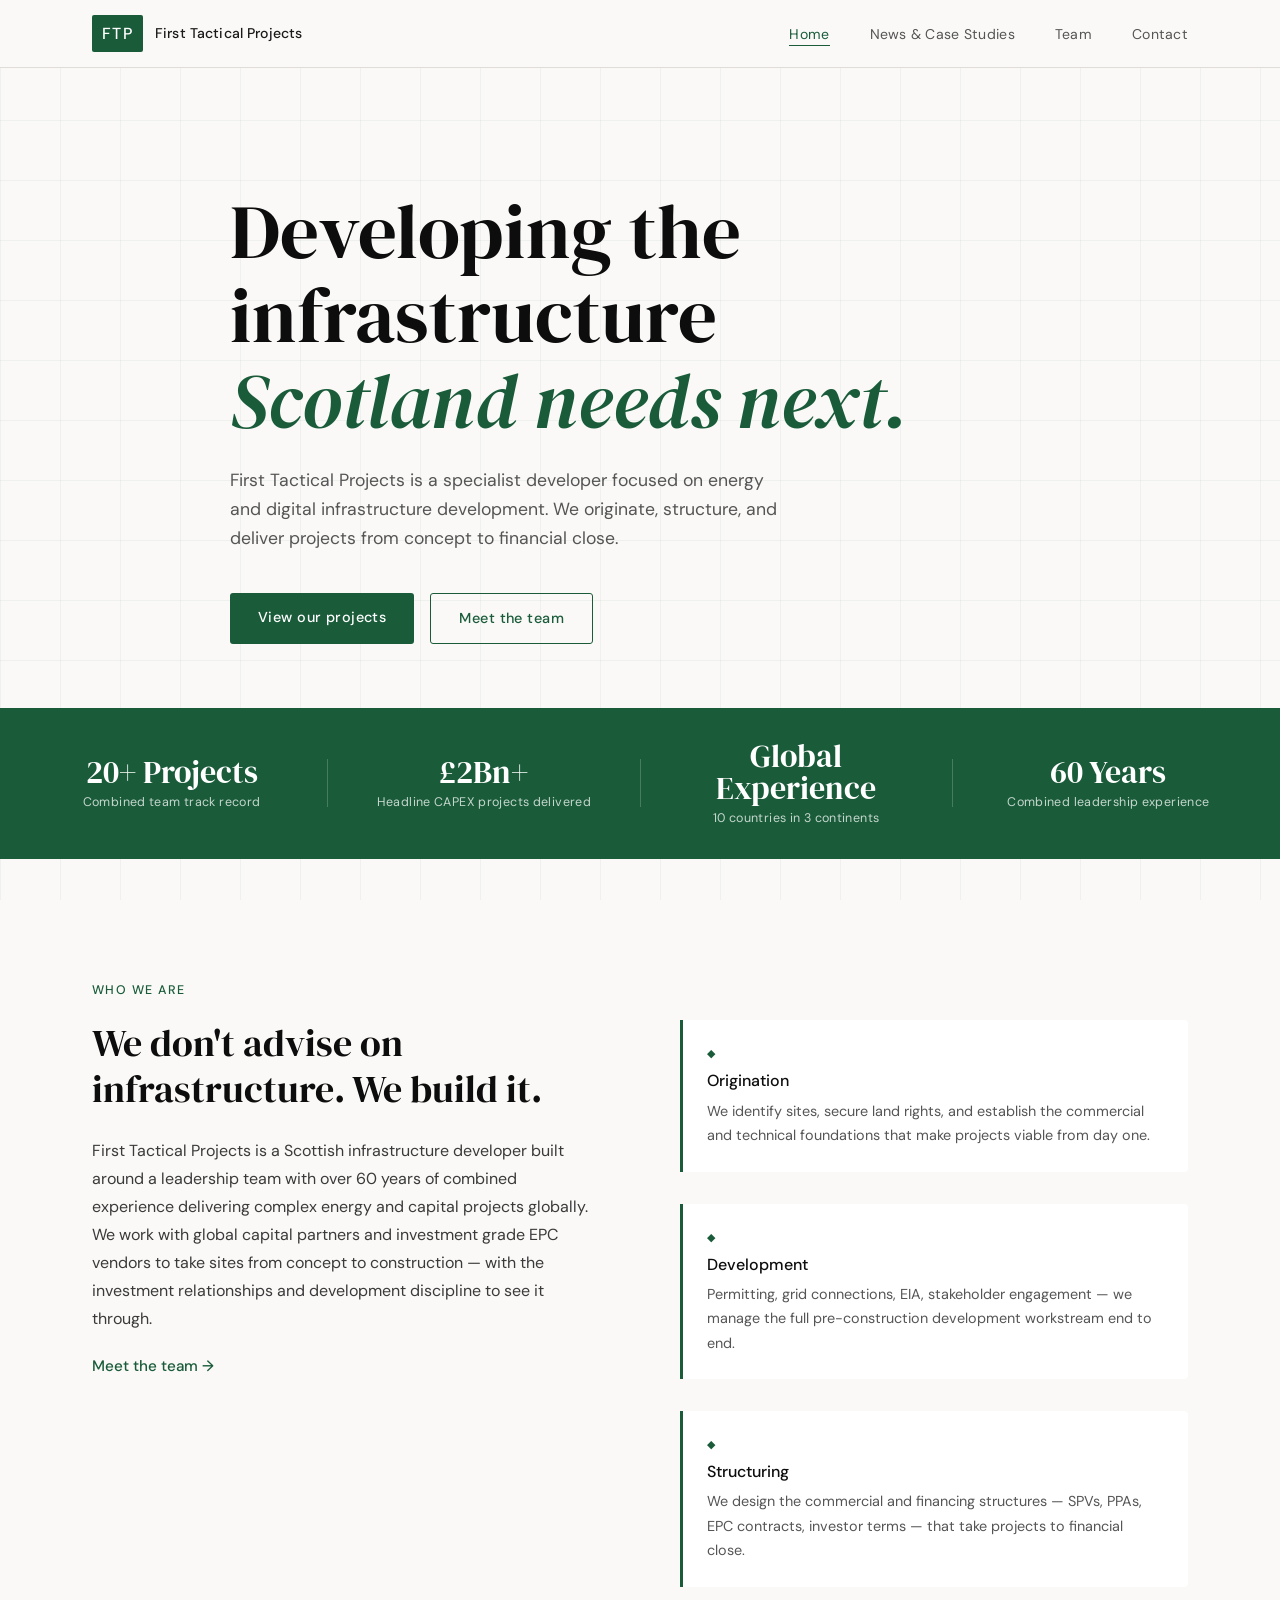
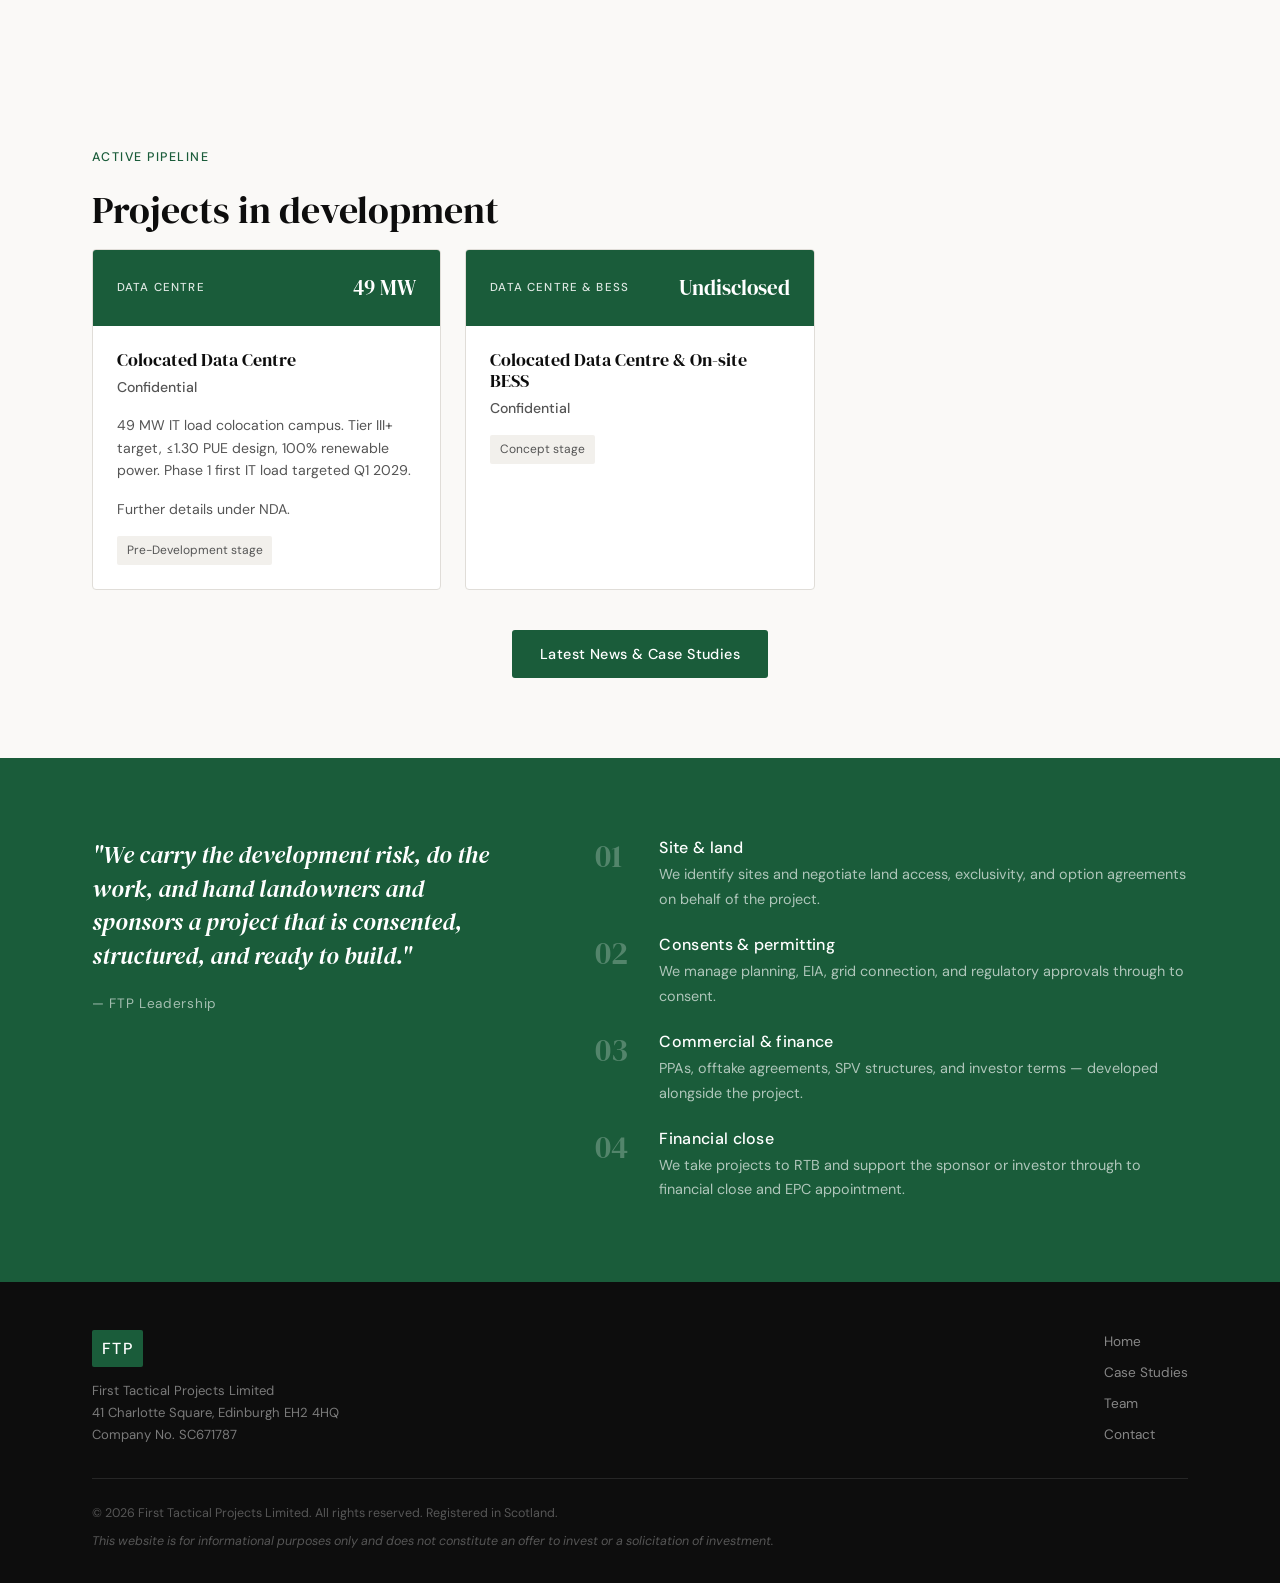
<file: index.html>
<!DOCTYPE html>
<html lang="en">
<head>
  <meta charset="UTF-8" />
  <meta name="viewport" content="width=device-width, initial-scale=1.0" />
  <title>First Tactical Projects — Infrastructure Development</title>
  <link rel="stylesheet" href="style.css" />
  <link rel="preconnect" href="https://fonts.googleapis.com" />
  <link rel="preconnect" href="https://fonts.gstatic.com" crossorigin />
  <link href="https://fonts.googleapis.com/css2?family=DM+Serif+Display:ital@0;1&family=DM+Sans:wght@300;400;500&display=swap" rel="stylesheet" />
<link rel="icon" type="image/png" href="https://res.cloudinary.com/dvw40hnfw/image/upload/v1779463140/favicon-32x32_ttj2qg.png" />
</head>
<body>

  <!-- NAV -->
  <nav class="nav" id="nav">
    <div class="nav-inner">
      <a href="index.html" class="nav-logo">
        <span class="logo-mark">FTP</span>
        <span class="logo-text">First Tactical Projects</span>
      </a>
      <ul class="nav-links">
        <li><a href="index.html" class="active">Home</a></li>
        <li><a href="projects.html">News & Case Studies</a></li>
        <li><a href="team.html">Team</a></li>
        <li><a href="contact.html">Contact</a></li>
      </ul>
      <button class="nav-toggle" id="navToggle" aria-label="Open menu">&#9776;</button>
    </div>
    <div class="nav-mobile" id="navMobile">
      <a href="index.html">Home</a>
      <a href="projects.html">News & Case Studies</a>
      <a href="team.html">Team</a>
      <a href="contact.html">Contact</a>
    </div>
  </nav>

  <!-- HERO -->
  <section class="hero">
    <div class="hero-bg">
      <div class="hero-grid"></div>
    </div>
    <div class="hero-content">
            <h1 class="hero-headline">
        Developing the infrastructure<br>
        <em>Scotland needs next.</em>
      </h1>
      <p class="hero-sub">
        First Tactical Projects is a specialist developer focused on energy and digital infrastructure development. We originate, structure, and deliver projects from concept to financial close.
      </p>
      <div class="hero-cta">
 <!--       <a href="projects.html" class="btn btn-primary">View our projects</a> -->
	<a href="#projects-preview" class="btn btn-primary">View our projects</a>
        <a href="team.html" class="btn btn-ghost">Meet the team</a>
      </div>
    </div>
    <div class="hero-stat-bar">
      <div class="stat">
        <span class="stat-num">20+ Projects</span>
        <span class="stat-label">Combined team track record</span>
      </div>
      <div class="stat-divider"></div>
      <div class="stat">
        <span class="stat-num">£2Bn+</span>
        <span class="stat-label">Headline CAPEX projects delivered</span>
      </div>
      <div class="stat-divider"></div>
      <div class="stat">
        <span class="stat-num">Global Experience</span>
        <span class="stat-label">10 countries in 3 continents</span>
      </div>
      <div class="stat-divider"></div>
      <div class="stat">
        <span class="stat-num">60 Years</span>
        <span class="stat-label">Combined leadership experience</span>
      </div>
    </div>
  </section>

  <!-- WHO WE ARE -->
  <section class="section who">
    <div class="container">
      <div class="section-label">Who we are</div>
      <div class="who-grid">
        <div class="who-text">
          <h2>We don't advise on infrastructure. We build it.</h2>
          <p>First Tactical Projects is a Scottish infrastructure developer built around a leadership team with over 60 years of combined experience delivering complex energy and capital projects globally. We work with global capital partners and investment grade EPC vendors to take sites from concept to construction — with the investment relationships and development discipline to see it through.
</p>
          <a href="team.html" class="text-link">Meet the team &rarr;</a>
        </div>
        <div class="who-pillars">
          <div class="pillar">
            <div class="pillar-icon">&#9670;</div>
            <h3>Origination</h3>
            <p>We identify sites, secure land rights, and establish the commercial and technical foundations that make projects viable from day one.</p>
          </div>
          <div class="pillar">
            <div class="pillar-icon">&#9670;</div>
            <h3>Development</h3>
            <p>Permitting, grid connections, EIA, stakeholder engagement — we manage the full pre-construction development workstream end to end.</p>
          </div>
          <div class="pillar">
            <div class="pillar-icon">&#9670;</div>
            <h3>Structuring</h3>
            <p>We design the commercial and financing structures — SPVs, PPAs, EPC contracts, investor terms — that take projects to financial close.</p>
          </div>
        </div>
      </div>
    </div>
  </section>

  <!-- PROJECTS PREVIEW -->
  <section class="section projects-preview" id="projects-preview">
    <div class="container">
      <div class="section-label">Active pipeline</div>
      <h2 class="section-title">Projects in development</h2>
      <div class="project-cards">

        <article class="project-card" onclick="window.location='projects.html#forss'">
          <div class="project-card-top data-centre">
            <span class="project-tag">Data Centre</span>
            <span class="project-mw">49 MW</span>
          </div>
          <div class="project-card-body">
            <h3>Colocated Data Centre</h3>
            <p class="project-location">Confidential</p>
            <p>49 MW IT load colocation campus. Tier III+ target, ≤1.30 PUE design, 100% renewable power. Phase 1 first IT load targeted Q1 2029.</p>
		<p>Further details under NDA.</p>
            <div class="project-meta">
		<span>Pre-Development stage</span>
            </div>
          </div>
        </article>

<!--       <article class="project-card" onclick="window.location='projects.html#portnig'">
          <div class="project-card-top erf">
            <span class="project-tag">Energy Recovery</span>
            <span class="project-mw">25 MW</span>
          </div>
          <div class="project-card-body">
            <h3>Port Nigg ERF</h3>
            <p class="project-location">Cromarty Firth, Scotland</p>
            <p>25 MW CHP Energy Recovery Facility within the Port Nigg Freeport boundary. Private wire baseload power for port tenants. First power targeted 2029.</p>
            <div class="project-meta">
              <span>£250M–£300M capex</span>
              <span>Freeport Zone 1</span>
            </div>
          </div>
        </article>
-->
        <article class="project-card" onclick="window.location='projects.html#dounreay'">
          <div class="project-card-top data-centre">
            <span class="project-tag">Data Centre & BESS </span>
            <span class="project-mw">Undisclosed</span>
          </div>
          <div class="project-card-body">
            <h3>Colocated Data Centre & On-site BESS</h3>
            <p class="project-location">Confidential</p>
            <div class="project-meta">
              <span>Concept stage</span>
            </div>
          </div>
        </article>

      </div>
      <div class="projects-cta">
        <a href="projects.html" class="btn btn-primary">Latest News & Case Studies</a>
      </div>
    </div>
  </section>

  <!-- APPROACH -->
  <section class="section approach">
    <div class="container">
      <div class="approach-inner">
        <div class="approach-quote">
          <blockquote>
            "We carry the development risk, do the work, and hand landowners and sponsors a project that is consented, structured, and ready to build."
          </blockquote>
          <cite>— FTP Leadership</cite>
        </div>
        <div class="approach-steps">
          <div class="step">
            <span class="step-num">01</span>
            <div>
              <h4>Site &amp; land</h4>
              <p>We identify sites and negotiate land access, exclusivity, and option agreements on behalf of the project.</p>
            </div>
          </div>
          <div class="step">
            <span class="step-num">02</span>
            <div>
              <h4>Consents &amp; permitting</h4>
              <p>We manage planning, EIA, grid connection, and regulatory approvals through to consent.</p>
            </div>
          </div>
          <div class="step">
            <span class="step-num">03</span>
            <div>
              <h4>Commercial &amp; finance</h4>
              <p>PPAs, offtake agreements, SPV structures, and investor terms — developed alongside the project.</p>
            </div>
          </div>
          <div class="step">
            <span class="step-num">04</span>
            <div>
              <h4>Financial close</h4>
              <p>We take projects to RTB and support the sponsor or investor through to financial close and EPC appointment.</p>
            </div>
          </div>
        </div>
      </div>
    </div>
  </section>

  <!-- FOOTER -->
  <footer class="footer">
    <div class="container">
      <div class="footer-inner">
        <div class="footer-brand">
          <span class="logo-mark">FTP</span>
          <p>First Tactical Projects Limited<br>
          41 Charlotte Square, Edinburgh EH2 4HQ<br>
          Company No. SC671787</p>
        </div>
        <div class="footer-links">
          <a href="index.html">Home</a>
          <a href="projects.html">Case Studies</a>
          <a href="team.html">Team</a>
          <a href="contact.html">Contact</a>
        </div>
      </div>
      <div class="footer-bottom">
        <p>&copy; 2026 First Tactical Projects Limited. All rights reserved. Registered in Scotland.</p>
        <p class="footer-disclaimer">This website is for informational purposes only and does not constitute an offer to invest or a solicitation of investment.</p>
      </div>
    </div>
  </footer>

  <script src="app.js"></script>
</body>
</html>
</file>
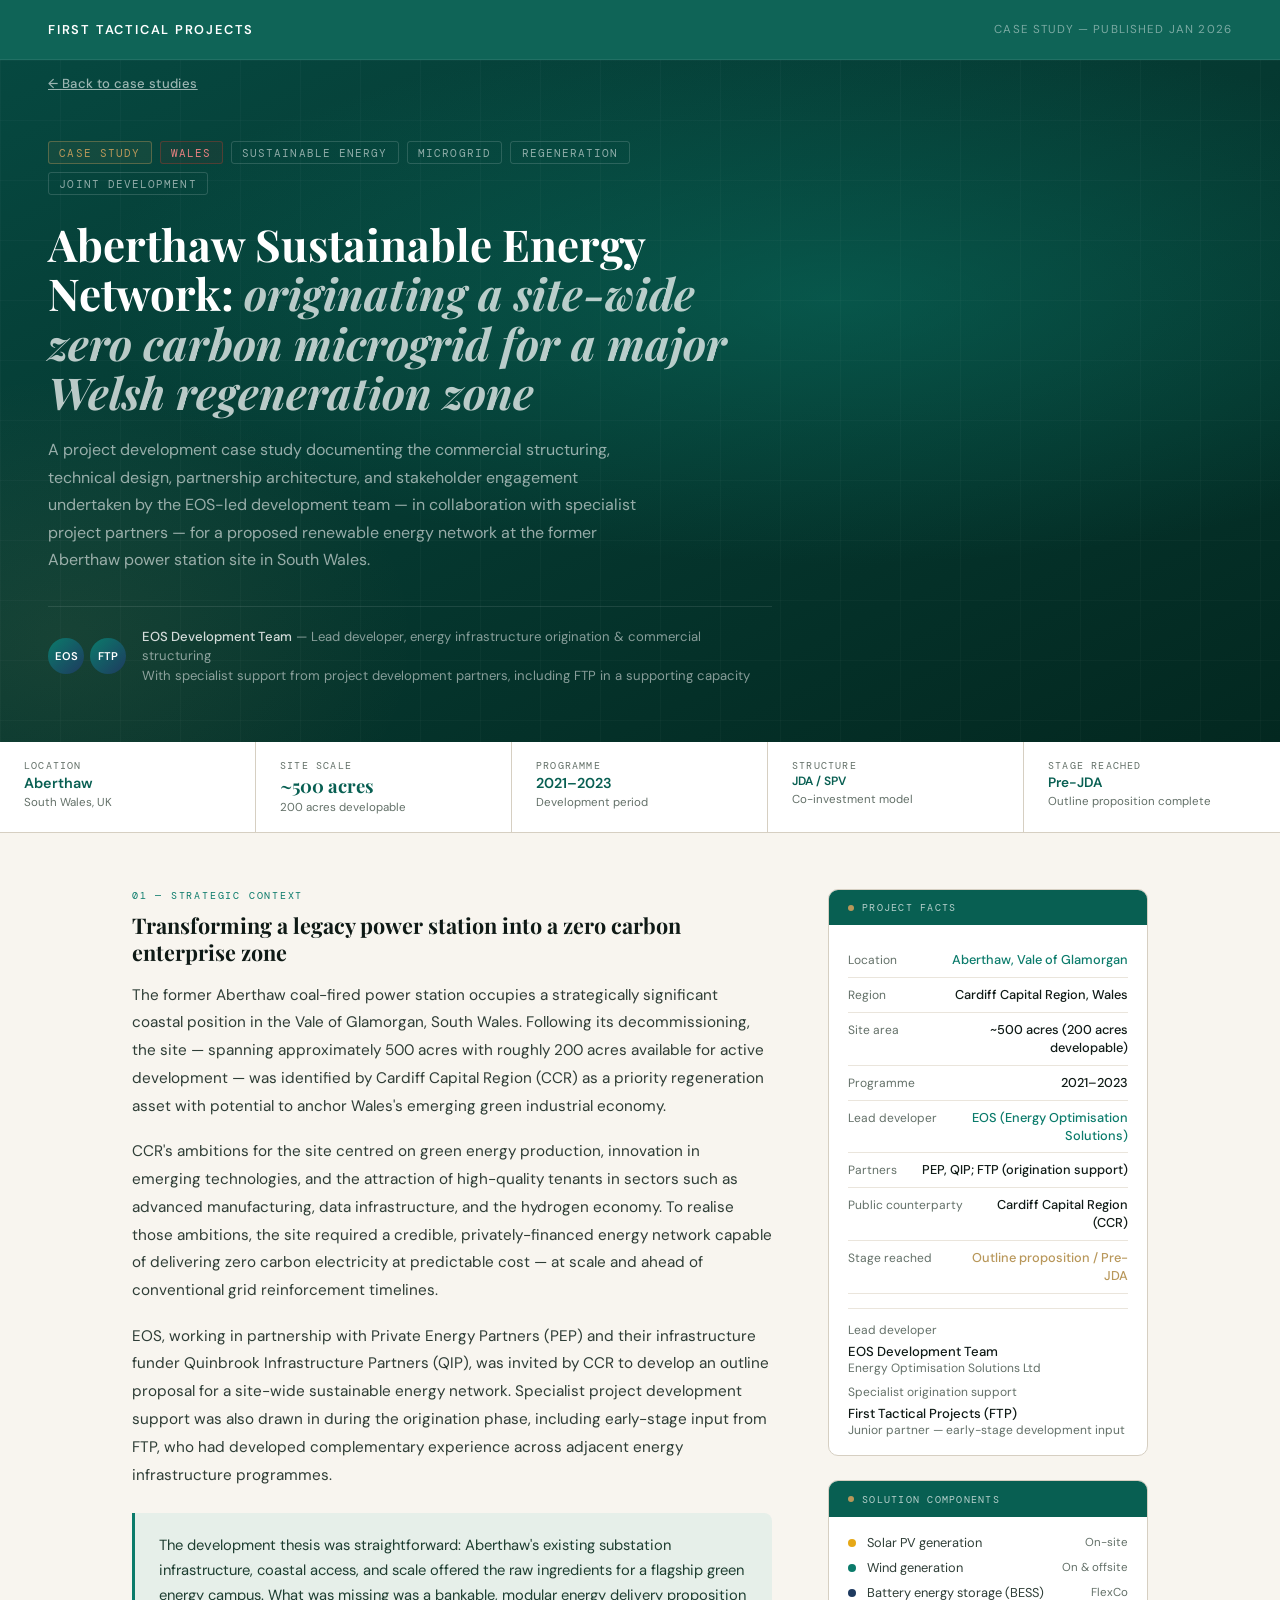
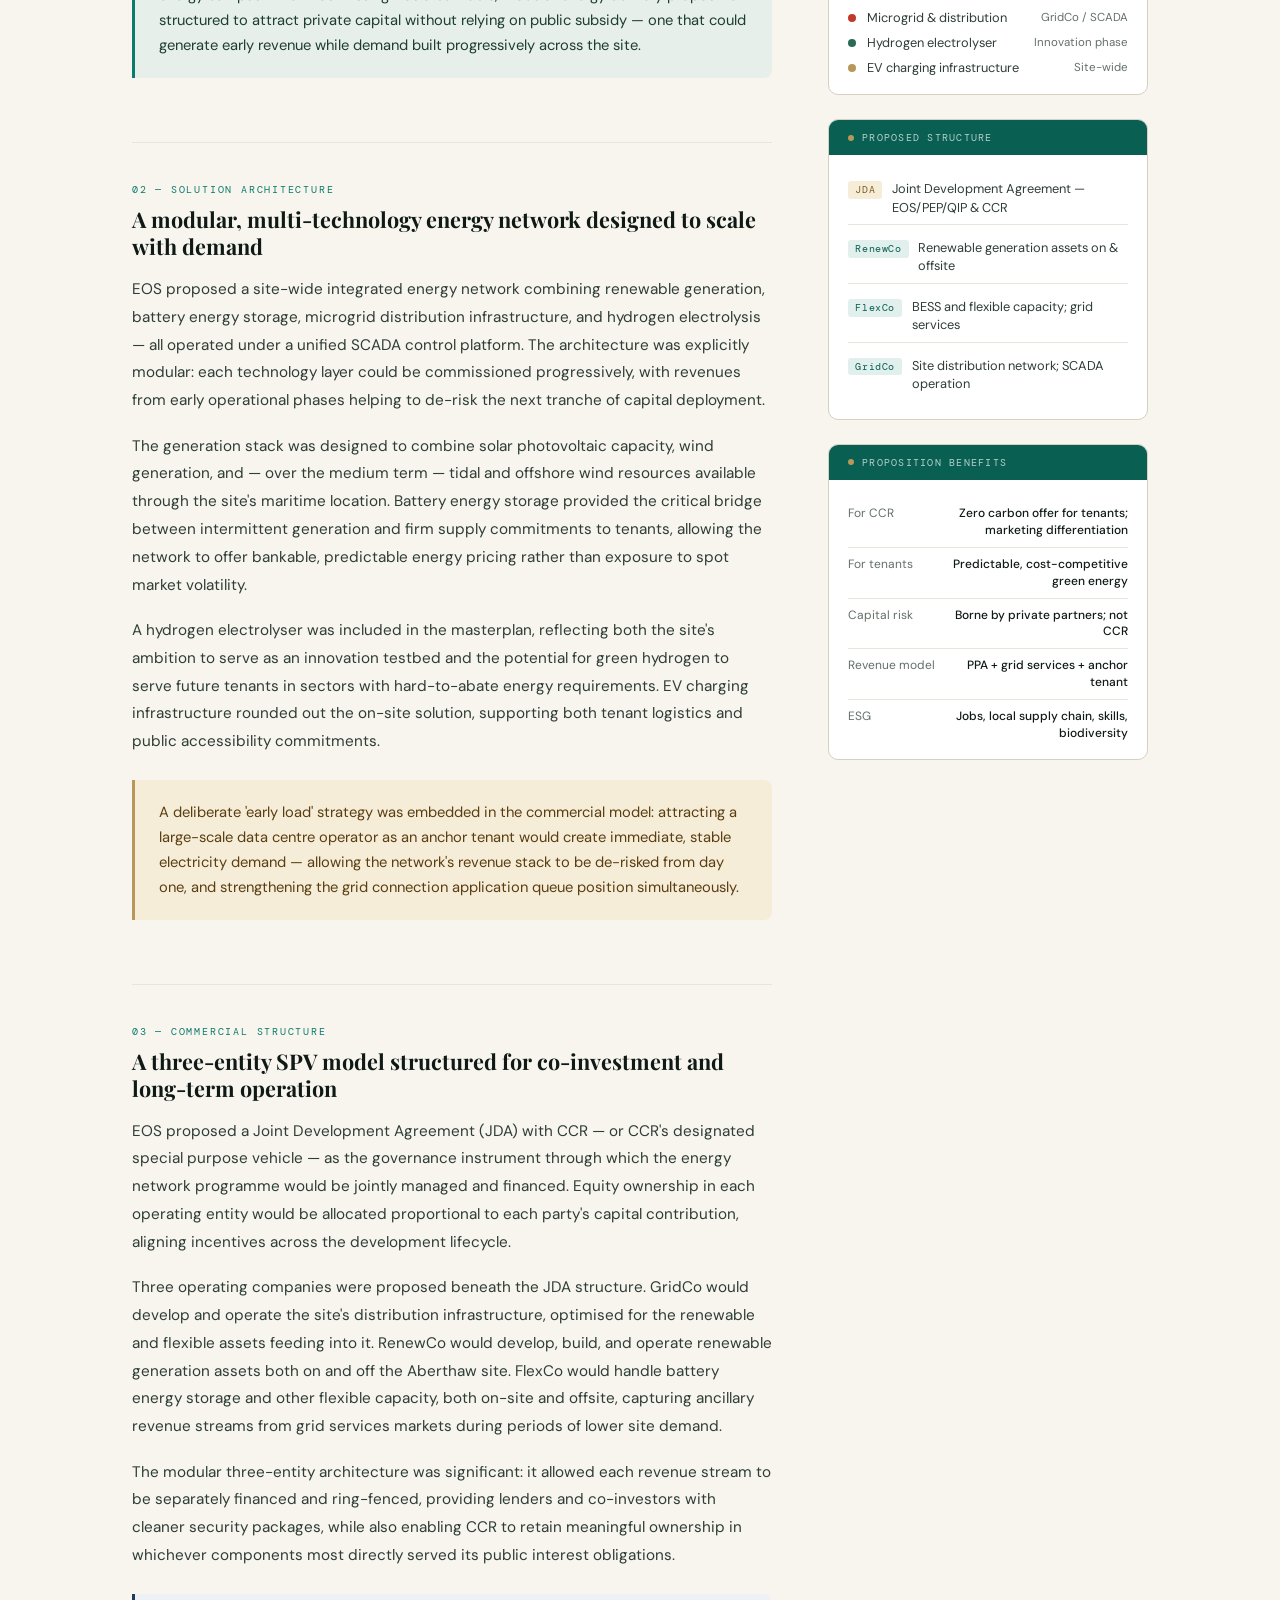
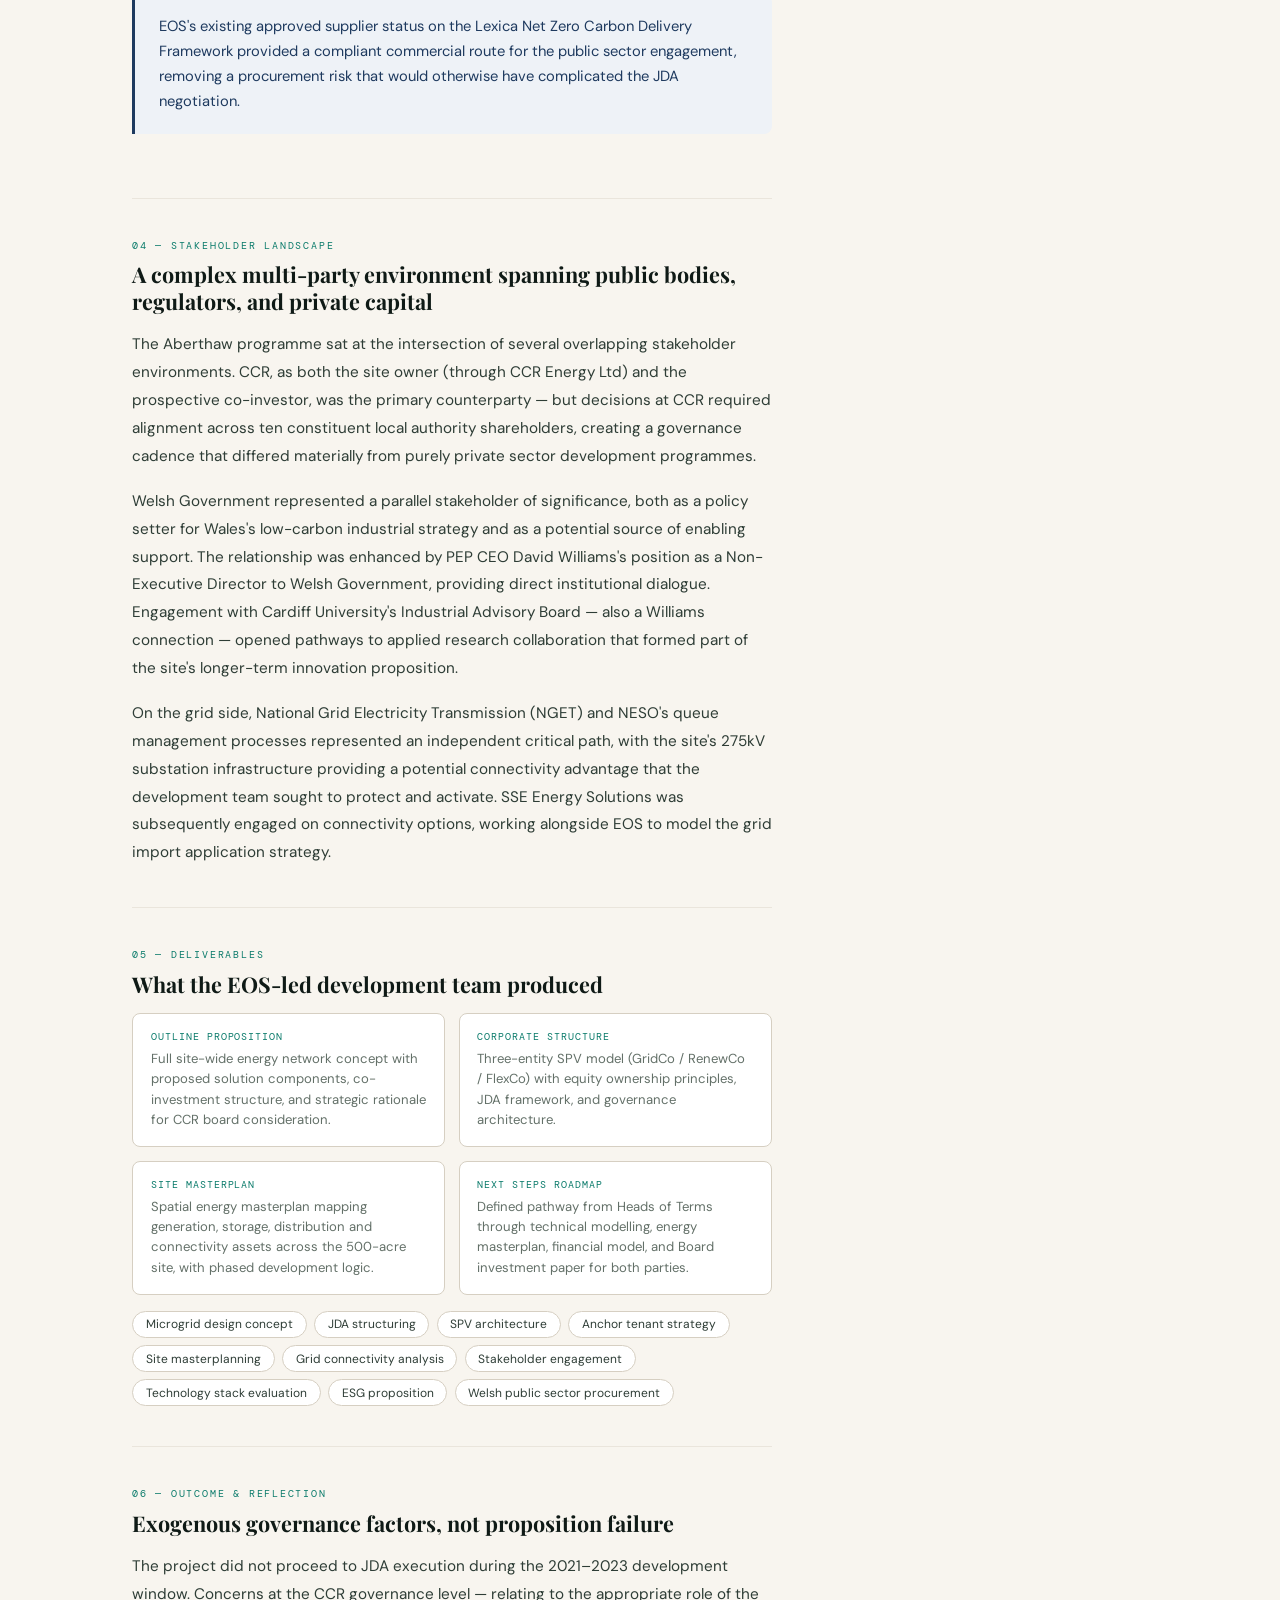
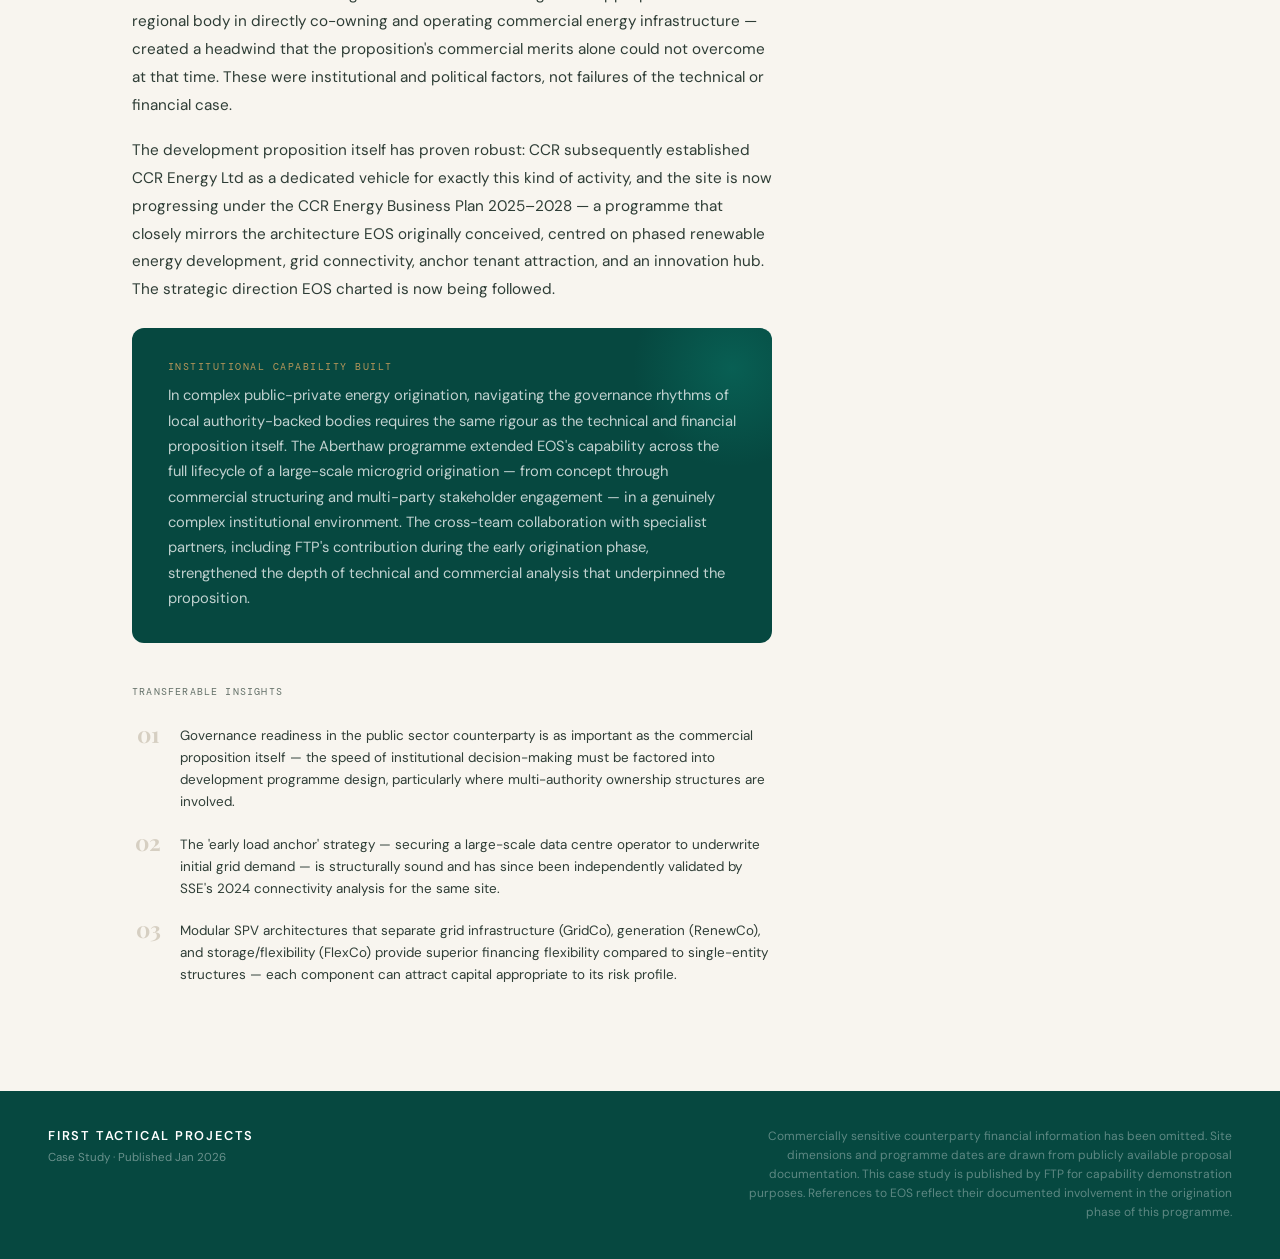
<file: case-study-aberthaw.html>
<!DOCTYPE html>
<html lang="en">
<head>
<meta charset="UTF-8">
<meta name="viewport" content="width=device-width, initial-scale=1.0">
<title>Aberthaw Sustainable Energy Network — Energy Optimisation Solutions</title>
<link rel="preconnect" href="https://fonts.googleapis.com">
<link href="https://fonts.googleapis.com/css2?family=Playfair+Display:ital,wght@0,400;0,700;1,400&family=DM+Sans:wght@300;400;500;600&family=DM+Mono:wght@400;500&display=swap" rel="stylesheet">
<style>
  :root {
    --ink: #0f1a16;
    --ink-mid: #2e3d36;
    --muted: #637068;
    --rule: #d6cfc2;
    --rule-light: #eae5dc;
    --accent: #1d4e3f;
    --accent-mid: #2a6b55;
    --accent-light: #e6efe9;
    --accent-pale: #f2f6f3;
    --eos: #0b7b6b;
    --eos-dark: #085f52;
    --eos-deeper: #064840;
    --warm: #f8f5ef;
    --warm-dark: #f0ebe0;
    --white: #ffffff;
    --gold: #b8975a;
    --gold-light: #f5edd8;
    --slate: #1e3a5f;
  }

  *, *::before, *::after { box-sizing: border-box; margin: 0; padding: 0; }
  html { scroll-behavior: smooth; }

  body {
    font-family: 'DM Sans', sans-serif;
    background: var(--warm);
    color: var(--ink);
    -webkit-font-smoothing: antialiased;
  }

  /* ── NAV ── */
  nav {
    position: fixed;
    top: 0; left: 0; right: 0;
    z-index: 100;
    background: rgba(8, 95, 82, 0.97);
    backdrop-filter: blur(8px);
    display: flex;
    align-items: center;
    justify-content: space-between;
    padding: 0 3rem;
    height: 60px;
    border-bottom: 1px solid rgba(255,255,255,0.08);
  }
  .nav-brand {
    font-family: 'DM Sans', sans-serif;
    font-weight: 600;
    font-size: 0.8rem;
    letter-spacing: 0.14em;
    text-transform: uppercase;
    color: #fff;
  }
  .nav-brand span { color: var(--gold); }
  .nav-meta {
    font-size: 0.72rem;
    letter-spacing: 0.1em;
    text-transform: uppercase;
    color: rgba(255,255,255,0.45);
  }

  /* ── HERO ── */
  .hero {
    margin-top: 60px;
    position: relative;
    background: var(--eos-deeper);
    min-height: 530px;
    display: flex;
    flex-direction: column;
    justify-content: flex-end;
    overflow: hidden;
  }
  .hero-bg {
    position: absolute;
    inset: 0;
    background:
      radial-gradient(ellipse 90% 60% at 65% 35%, rgba(11,123,107,0.45) 0%, transparent 65%),
      radial-gradient(ellipse 50% 70% at 5% 85%, rgba(184,151,90,0.10) 0%, transparent 55%),
      linear-gradient(155deg, #064840 0%, #053830 50%, #032820 100%);
  }
  .hero-grid {
    position: absolute;
    inset: 0;
    background-image:
      linear-gradient(rgba(255,255,255,0.025) 1px, transparent 1px),
      linear-gradient(90deg, rgba(255,255,255,0.025) 1px, transparent 1px);
    background-size: 60px 60px;
  }
  /* Wales red accent bar */
  .hero::before {
    content: '';
    position: absolute;
    top: 0; left: 0;
    width: 4px;
    height: 100%;
    background: linear-gradient(180deg, #c0392b 0%, var(--gold) 50%, var(--eos) 100%);
  }
  .hero-content {
    position: relative;
    z-index: 2;
    padding: 3rem 3rem 3.5rem;
    max-width: 820px;
  }
  .hero-tags {
    display: flex;
    flex-wrap: wrap;
    gap: 0.5rem;
    margin-bottom: 1.5rem;
  }
  .hero-tag {
    font-family: 'DM Mono', monospace;
    font-size: 0.67rem;
    letter-spacing: 0.1em;
    text-transform: uppercase;
    color: rgba(255,255,255,0.55);
    border: 1px solid rgba(255,255,255,0.15);
    border-radius: 3px;
    padding: 0.22rem 0.65rem;
  }
  .hero-tag.primary {
    color: var(--gold);
    border-color: rgba(184,151,90,0.4);
    background: rgba(184,151,90,0.08);
  }
  .hero-tag.wales {
    color: #e88080;
    border-color: rgba(192,57,43,0.35);
    background: rgba(192,57,43,0.08);
  }
  .hero h1 {
    font-family: 'Playfair Display', serif;
    font-size: clamp(1.8rem, 4vw, 2.75rem);
    font-weight: 700;
    line-height: 1.12;
    color: #fff;
    margin-bottom: 1.25rem;
    max-width: 720px;
  }
  .hero h1 em {
    font-style: italic;
    color: rgba(255,255,255,0.72);
  }
  .hero-deck {
    font-size: 1rem;
    line-height: 1.72;
    color: rgba(255,255,255,0.58);
    max-width: 610px;
    margin-bottom: 2rem;
  }
  .hero-authors {
    display: flex;
    align-items: center;
    gap: 1rem;
    border-top: 1px solid rgba(255,255,255,0.10);
    padding-top: 1.25rem;
  }
  .author-avatar {
    width: 36px; height: 36px;
    border-radius: 50%;
    background: linear-gradient(135deg, var(--eos), var(--slate));
    display: flex;
    align-items: center;
    justify-content: center;
    font-size: 0.7rem;
    font-weight: 600;
    color: #fff;
    flex-shrink: 0;
  }
  .hero-author-text {
    font-size: 0.82rem;
    color: rgba(255,255,255,0.52);
    line-height: 1.5;
  }
  .hero-author-text strong { color: rgba(255,255,255,0.82); font-weight: 500; }

  /* ── STAT BAR ── */
  .stat-bar {
    background: var(--white);
    border-bottom: 1px solid var(--rule);
    display: grid;
    grid-template-columns: repeat(5, 1fr);
    position: sticky;
    top: 60px;
    z-index: 50;
  }
  .stat-item {
    padding: 1.1rem 1.5rem;
    border-right: 1px solid var(--rule);
    display: flex;
    flex-direction: column;
    gap: 3px;
  }
  .stat-item:last-child { border-right: none; }
  .stat-label {
    font-family: 'DM Mono', monospace;
    font-size: 0.62rem;
    letter-spacing: 0.12em;
    text-transform: uppercase;
    color: var(--muted);
  }
  .stat-value {
    font-family: 'Playfair Display', serif;
    font-size: 1.15rem;
    font-weight: 700;
    color: var(--eos-dark);
    line-height: 1.15;
  }
  .stat-sub {
    font-size: 0.72rem;
    color: var(--muted);
  }

  /* ── LAYOUT ── */
  .page {
    max-width: 1080px;
    margin: 0 auto;
    padding: 0 2rem;
  }
  .two-col {
    display: grid;
    grid-template-columns: 1fr 320px;
    gap: 3.5rem;
    padding: 3.5rem 0 4rem;
    align-items: start;
  }

  /* ── BODY CONTENT ── */
  .section-label {
    font-family: 'DM Mono', monospace;
    font-size: 0.62rem;
    letter-spacing: 0.18em;
    text-transform: uppercase;
    color: var(--eos);
    margin-bottom: 0.6rem;
    display: block;
  }
  .section-title {
    font-family: 'Playfair Display', serif;
    font-size: 1.35rem;
    font-weight: 700;
    color: var(--ink);
    margin-bottom: 1rem;
    line-height: 1.25;
  }
  .prose {
    font-size: 0.955rem;
    line-height: 1.82;
    color: var(--ink-mid);
  }
  .prose p { margin-bottom: 1.1rem; }
  .prose p:last-child { margin-bottom: 0; }
  .section-block {
    padding: 2.5rem 0;
    border-top: 1px solid var(--rule-light);
  }
  .section-block:first-child { border-top: none; padding-top: 0; }

  /* ── CALLOUT ── */
  .callout {
    background: var(--accent-light);
    border-left: 3px solid var(--eos);
    padding: 1.25rem 1.5rem;
    margin: 1.5rem 0;
    border-radius: 0 8px 8px 0;
  }
  .callout p {
    font-size: 0.92rem;
    line-height: 1.7;
    color: #1d3d30;
    margin: 0;
  }
  .callout-gold {
    background: var(--gold-light);
    border-left-color: var(--gold);
  }
  .callout-gold p { color: #5a3d10; }
  .callout-slate {
    background: #eef2f7;
    border-left-color: var(--slate);
  }
  .callout-slate p { color: #1e3a5f; }

  /* ── SIDEBAR ── */
  .sidebar { display: flex; flex-direction: column; gap: 1.5rem; }
  .sidebar-card {
    background: var(--white);
    border: 0.5px solid var(--rule);
    border-radius: 10px;
    overflow: hidden;
  }
  .sidebar-card-head {
    background: var(--eos-dark);
    padding: 0.7rem 1.2rem;
    display: flex;
    align-items: center;
    gap: 0.5rem;
  }
  .sidebar-card-head-title {
    font-family: 'DM Mono', monospace;
    font-size: 0.65rem;
    letter-spacing: 0.12em;
    text-transform: uppercase;
    color: rgba(255,255,255,0.7);
  }
  .sidebar-card-head-dot {
    width: 6px; height: 6px;
    border-radius: 50%;
    background: var(--gold);
    flex-shrink: 0;
  }
  .sidebar-card-body { padding: 1.1rem 1.2rem; }

  .kv-row {
    display: flex;
    justify-content: space-between;
    align-items: baseline;
    padding: 0.5rem 0;
    border-bottom: 1px solid var(--rule-light);
    gap: 1rem;
  }
  .kv-row:last-child { border-bottom: none; padding-bottom: 0; }
  .kv-key { font-size: 0.75rem; color: var(--muted); flex-shrink: 0; }
  .kv-val {
    font-size: 0.8rem;
    font-weight: 500;
    color: var(--ink);
    text-align: right;
    line-height: 1.4;
  }
  .kv-val.eos { color: var(--eos); }
  .kv-val.gold { color: var(--gold); }

  /* Component list */
  .comp-list { display: flex; flex-direction: column; gap: 0.5rem; }
  .comp-row {
    display: flex;
    align-items: center;
    gap: 0.65rem;
    font-size: 0.8rem;
  }
  .comp-dot {
    width: 8px; height: 8px;
    border-radius: 50%;
    flex-shrink: 0;
  }
  .comp-dot.solar    { background: #e6a817; }
  .comp-dot.wind     { background: var(--eos); }
  .comp-dot.storage  { background: var(--slate); }
  .comp-dot.grid     { background: #c0392b; }
  .comp-dot.hydrogen { background: var(--accent-mid); }
  .comp-dot.micro    { background: var(--gold); }
  .comp-label { color: var(--ink-mid); flex: 1; }
  .comp-note  { color: var(--muted); font-size: 0.72rem; }

  /* Structure entities */
  .entity-list { display: flex; flex-direction: column; gap: 0.4rem; }
  .entity-row {
    display: flex;
    align-items: flex-start;
    gap: 0.6rem;
    padding: 0.45rem 0;
    border-bottom: 1px solid var(--rule-light);
    font-size: 0.8rem;
  }
  .entity-row:last-child { border-bottom: none; }
  .entity-tag {
    font-family: 'DM Mono', monospace;
    font-size: 0.6rem;
    letter-spacing: 0.06em;
    padding: 0.15rem 0.45rem;
    border-radius: 3px;
    flex-shrink: 0;
    margin-top: 1px;
  }
  .tag-eos     { background: rgba(11,123,107,0.12); color: var(--eos-dark); }
  .tag-partner { background: rgba(30,58,95,0.10); color: var(--slate); }
  .tag-public  { background: var(--gold-light); color: #7a5a20; }
  .entity-desc { color: var(--ink-mid); line-height: 1.45; }

  /* Deliverables */
  .deliverables-grid {
    display: grid;
    grid-template-columns: 1fr 1fr;
    gap: 0.85rem;
    margin-top: 1rem;
  }
  .del-card {
    background: var(--white);
    border: 0.5px solid var(--rule);
    border-radius: 8px;
    padding: 1rem 1.1rem;
  }
  .del-card-label {
    font-family: 'DM Mono', monospace;
    font-size: 0.62rem;
    letter-spacing: 0.1em;
    text-transform: uppercase;
    color: var(--eos);
    margin-bottom: 0.35rem;
  }
  .del-card-body {
    font-size: 0.82rem;
    line-height: 1.55;
    color: var(--muted);
  }

  /* Capability pills */
  .pills { display: flex; flex-wrap: wrap; gap: 0.45rem; margin-top: 1rem; }
  .pill {
    background: var(--white);
    border: 1px solid var(--rule);
    border-radius: 20px;
    padding: 0.28rem 0.8rem;
    font-size: 0.75rem;
    color: var(--ink-mid);
  }

  /* Outcome banner */
  .outcome-banner {
    background: var(--eos-deeper);
    border-radius: 12px;
    padding: 2rem 2.25rem;
    margin-top: 1.5rem;
    position: relative;
    overflow: hidden;
  }
  .outcome-banner::before {
    content: '';
    position: absolute;
    top: 0; right: 0;
    width: 200px; height: 200px;
    background: radial-gradient(circle, rgba(11,123,107,0.45) 0%, transparent 70%);
    border-radius: 50%;
    transform: translate(30%, -30%);
  }
  .outcome-banner-label {
    font-family: 'DM Mono', monospace;
    font-size: 0.62rem;
    letter-spacing: 0.15em;
    text-transform: uppercase;
    color: var(--gold);
    margin-bottom: 0.65rem;
  }
  .outcome-banner p {
    font-size: 0.92rem;
    line-height: 1.72;
    color: rgba(255,255,255,0.75);
    position: relative;
    z-index: 1;
  }

  /* Insights */
  .insights { display: flex; flex-direction: column; gap: 1.1rem; margin-top: 1rem; }
  .insight-item {
    display: flex;
    gap: 1rem;
    align-items: flex-start;
  }
  .insight-num {
    font-family: 'Playfair Display', serif;
    font-size: 1.4rem;
    font-weight: 700;
    color: var(--rule);
    line-height: 1;
    flex-shrink: 0;
    width: 2rem;
    text-align: center;
  }
  .insight-text {
    font-size: 0.84rem;
    line-height: 1.65;
    color: var(--ink-mid);
    padding-top: 0.15rem;
  }

  /* ── FOOTER ── */
  .page-footer {
    background: var(--eos-deeper);
    padding: 2.25rem 3rem;
    display: flex;
    align-items: flex-start;
    justify-content: space-between;
    gap: 2rem;
  }
  .footer-brand {
    font-family: 'DM Sans', sans-serif;
    font-weight: 600;
    font-size: 0.8rem;
    letter-spacing: 0.14em;
    text-transform: uppercase;
    color: #fff;
  }
  .footer-brand span { color: var(--gold); }
  .footer-date {
    font-size: 0.72rem;
    color: rgba(255,255,255,0.4);
    margin-top: 0.3rem;
  }
  .footer-note {
    font-size: 0.75rem;
    color: rgba(255,255,255,0.35);
    line-height: 1.6;
    max-width: 520px;
    text-align: right;
  }

  /* Animations */
  @keyframes fadeUp {
    from { opacity: 0; transform: translateY(18px); }
    to   { opacity: 1; transform: translateY(0); }
  }
  .hero-content > * { animation: fadeUp 0.6s ease both; }
  .hero-tags       { animation-delay: 0.05s; }
  .hero h1         { animation-delay: 0.15s; }
  .hero-deck       { animation-delay: 0.25s; }
  .hero-authors    { animation-delay: 0.35s; }
</style>
<link rel="icon" type="image/png" href="https://res.cloudinary.com/dvw40hnfw/image/upload/v1779463140/favicon-32x32_ttj2qg.png" />
</head>
<body>

<!-- NAV -->
<nav>
  <div class="nav-brand">First Tactical Projects</span></div>
  <div class="nav-meta">Case Study — Published Jan 2026</div>
</nav>

<!-- HERO -->
<section class="hero">
  <div class="hero-bg"></div>
  <div class="hero-grid"></div>
  <div style="position:relative; z-index:10; padding: 0.75rem 3rem 0;">
  <a href="projects.html#case-studies" 
     style="font-size:0.82rem; font-weight:500; color:rgba(255,255,255,0.6); 
            letter-spacing:0.03em; border-bottom:1px solid transparent;
            transition:color 0.2s;">
    &larr; Back to case studies
  </a>
</div>
  <div class="hero-content">
    <div class="hero-tags">
      <span class="hero-tag primary">Case Study</span>
      <span class="hero-tag wales">Wales</span>
      <span class="hero-tag">Sustainable Energy</span>
      <span class="hero-tag">Microgrid</span>
      <span class="hero-tag">Regeneration</span>
      <span class="hero-tag">Joint Development</span>
    </div>
    <h1>Aberthaw Sustainable Energy Network: <em>originating a site-wide zero carbon microgrid for a major Welsh regeneration zone</em></h1>
    <p class="hero-deck">A project development case study documenting the commercial structuring, technical design, partnership architecture, and stakeholder engagement undertaken by the EOS-led development team — in collaboration with specialist project partners — for a proposed renewable energy network at the former Aberthaw power station site in South Wales.</p>
    <div class="hero-authors">
      <div class="author-avatar">EOS</div>
      <div class="author-avatar" style="margin-left:-10px;">FTP</div>
      <div class="hero-author-text">
        <strong>EOS Development Team</strong> — Lead developer, energy infrastructure origination &amp; commercial structuring<br>
        With specialist support from project development partners, including FTP in a supporting capacity
      </div>
    </div>
  </div>
</section>

<!-- STAT BAR -->
<div class="stat-bar">
  <div class="stat-item">
    <span class="stat-label">Location</span>
    <span class="stat-value" style="font-size:0.9rem; font-family:'DM Sans',sans-serif; font-weight:600;">Aberthaw</span>
    <span class="stat-sub">South Wales, UK</span>
  </div>
  <div class="stat-item">
    <span class="stat-label">Site Scale</span>
    <span class="stat-value">~500 acres</span>
    <span class="stat-sub">200 acres developable</span>
  </div>
  <div class="stat-item">
    <span class="stat-label">Programme</span>
    <span class="stat-value" style="font-size:0.9rem; font-family:'DM Sans',sans-serif; font-weight:600;">2021–2023</span>
    <span class="stat-sub">Development period</span>
  </div>
  <div class="stat-item">
    <span class="stat-label">Structure</span>
    <span class="stat-value" style="font-size:0.75rem; font-family:'DM Sans',sans-serif; font-weight:600;">JDA / SPV</span>
    <span class="stat-sub">Co-investment model</span>
  </div>
  <div class="stat-item">
    <span class="stat-label">Stage Reached</span>
    <span class="stat-value" style="font-size:0.85rem; font-family:'DM Sans',sans-serif; font-weight:600;">Pre-JDA</span>
    <span class="stat-sub">Outline proposition complete</span>
  </div>
</div>

<!-- MAIN CONTENT -->
<div class="page">
  <div class="two-col">

    <!-- LEFT: BODY -->
    <main>

      <!-- 01. Context -->
      <div class="section-block">
        <span class="section-label">01 — Strategic Context</span>
        <h2 class="section-title">Transforming a legacy power station into a zero carbon enterprise zone</h2>
        <div class="prose">
          <p>The former Aberthaw coal-fired power station occupies a strategically significant coastal position in the Vale of Glamorgan, South Wales. Following its decommissioning, the site — spanning approximately 500 acres with roughly 200 acres available for active development — was identified by Cardiff Capital Region (CCR) as a priority regeneration asset with potential to anchor Wales's emerging green industrial economy.</p>
          <p>CCR's ambitions for the site centred on green energy production, innovation in emerging technologies, and the attraction of high-quality tenants in sectors such as advanced manufacturing, data infrastructure, and the hydrogen economy. To realise those ambitions, the site required a credible, privately-financed energy network capable of delivering zero carbon electricity at predictable cost — at scale and ahead of conventional grid reinforcement timelines.</p>
          <p>EOS, working in partnership with Private Energy Partners (PEP) and their infrastructure funder Quinbrook Infrastructure Partners (QIP), was invited by CCR to develop an outline proposal for a site-wide sustainable energy network. Specialist project development support was also drawn in during the origination phase, including early-stage input from FTP, who had developed complementary experience across adjacent energy infrastructure programmes.</p>
        </div>
        <div class="callout">
          <p>The development thesis was straightforward: Aberthaw's existing substation infrastructure, coastal access, and scale offered the raw ingredients for a flagship green energy campus. What was missing was a bankable, modular energy delivery proposition structured to attract private capital without relying on public subsidy — one that could generate early revenue while demand built progressively across the site.</p>
        </div>
      </div>

      <!-- 02. Technology -->
      <div class="section-block">
        <span class="section-label">02 — Solution Architecture</span>
        <h2 class="section-title">A modular, multi-technology energy network designed to scale with demand</h2>
        <div class="prose">
          <p>EOS proposed a site-wide integrated energy network combining renewable generation, battery energy storage, microgrid distribution infrastructure, and hydrogen electrolysis — all operated under a unified SCADA control platform. The architecture was explicitly modular: each technology layer could be commissioned progressively, with revenues from early operational phases helping to de-risk the next tranche of capital deployment.</p>
          <p>The generation stack was designed to combine solar photovoltaic capacity, wind generation, and — over the medium term — tidal and offshore wind resources available through the site's maritime location. Battery energy storage provided the critical bridge between intermittent generation and firm supply commitments to tenants, allowing the network to offer bankable, predictable energy pricing rather than exposure to spot market volatility.</p>
          <p>A hydrogen electrolyser was included in the masterplan, reflecting both the site's ambition to serve as an innovation testbed and the potential for green hydrogen to serve future tenants in sectors with hard-to-abate energy requirements. EV charging infrastructure rounded out the on-site solution, supporting both tenant logistics and public accessibility commitments.</p>
        </div>
        <div class="callout callout-gold">
          <p>A deliberate 'early load' strategy was embedded in the commercial model: attracting a large-scale data centre operator as an anchor tenant would create immediate, stable electricity demand — allowing the network's revenue stack to be de-risked from day one, and strengthening the grid connection application queue position simultaneously.</p>
        </div>
      </div>

      <!-- 03. Commercial Structure -->
      <div class="section-block">
        <span class="section-label">03 — Commercial Structure</span>
        <h2 class="section-title">A three-entity SPV model structured for co-investment and long-term operation</h2>
        <div class="prose">
          <p>EOS proposed a Joint Development Agreement (JDA) with CCR — or CCR's designated special purpose vehicle — as the governance instrument through which the energy network programme would be jointly managed and financed. Equity ownership in each operating entity would be allocated proportional to each party's capital contribution, aligning incentives across the development lifecycle.</p>
          <p>Three operating companies were proposed beneath the JDA structure. GridCo would develop and operate the site's distribution infrastructure, optimised for the renewable and flexible assets feeding into it. RenewCo would develop, build, and operate renewable generation assets both on and off the Aberthaw site. FlexCo would handle battery energy storage and other flexible capacity, both on-site and offsite, capturing ancillary revenue streams from grid services markets during periods of lower site demand.</p>
          <p>The modular three-entity architecture was significant: it allowed each revenue stream to be separately financed and ring-fenced, providing lenders and co-investors with cleaner security packages, while also enabling CCR to retain meaningful ownership in whichever components most directly served its public interest obligations.</p>
        </div>
        <div class="callout callout-slate">
          <p>EOS's existing approved supplier status on the Lexica Net Zero Carbon Delivery Framework provided a compliant commercial route for the public sector engagement, removing a procurement risk that would otherwise have complicated the JDA negotiation.</p>
        </div>
      </div>

      <!-- 04. Stakeholder Landscape -->
      <div class="section-block">
        <span class="section-label">04 — Stakeholder Landscape</span>
        <h2 class="section-title">A complex multi-party environment spanning public bodies, regulators, and private capital</h2>
        <div class="prose">
          <p>The Aberthaw programme sat at the intersection of several overlapping stakeholder environments. CCR, as both the site owner (through CCR Energy Ltd) and the prospective co-investor, was the primary counterparty — but decisions at CCR required alignment across ten constituent local authority shareholders, creating a governance cadence that differed materially from purely private sector development programmes.</p>
          <p>Welsh Government represented a parallel stakeholder of significance, both as a policy setter for Wales's low-carbon industrial strategy and as a potential source of enabling support. The relationship was enhanced by PEP CEO David Williams's position as a Non-Executive Director to Welsh Government, providing direct institutional dialogue. Engagement with Cardiff University's Industrial Advisory Board — also a Williams connection — opened pathways to applied research collaboration that formed part of the site's longer-term innovation proposition.</p>
          <p>On the grid side, National Grid Electricity Transmission (NGET) and NESO's queue management processes represented an independent critical path, with the site's 275kV substation infrastructure providing a potential connectivity advantage that the development team sought to protect and activate. SSE Energy Solutions was subsequently engaged on connectivity options, working alongside EOS to model the grid import application strategy.</p>
        </div>
      </div>

      <!-- 05. Deliverables -->
      <div class="section-block">
        <span class="section-label">05 — Deliverables</span>
        <h2 class="section-title">What the EOS-led development team produced</h2>
        <div class="deliverables-grid">
          <div class="del-card">
            <div class="del-card-label">Outline Proposition</div>
            <div class="del-card-body">Full site-wide energy network concept with proposed solution components, co-investment structure, and strategic rationale for CCR board consideration.</div>
          </div>
          <div class="del-card">
            <div class="del-card-label">Corporate Structure</div>
            <div class="del-card-body">Three-entity SPV model (GridCo / RenewCo / FlexCo) with equity ownership principles, JDA framework, and governance architecture.</div>
          </div>
          <div class="del-card">
            <div class="del-card-label">Site Masterplan</div>
            <div class="del-card-body">Spatial energy masterplan mapping generation, storage, distribution and connectivity assets across the 500-acre site, with phased development logic.</div>
          </div>
          <div class="del-card">
            <div class="del-card-label">Next Steps Roadmap</div>
            <div class="del-card-body">Defined pathway from Heads of Terms through technical modelling, energy masterplan, financial model, and Board investment paper for both parties.</div>
          </div>
        </div>
        <div class="pills">
          <span class="pill">Microgrid design concept</span>
          <span class="pill">JDA structuring</span>
          <span class="pill">SPV architecture</span>
          <span class="pill">Anchor tenant strategy</span>
          <span class="pill">Site masterplanning</span>
          <span class="pill">Grid connectivity analysis</span>
          <span class="pill">Stakeholder engagement</span>
          <span class="pill">Technology stack evaluation</span>
          <span class="pill">ESG proposition</span>
          <span class="pill">Welsh public sector procurement</span>
        </div>
      </div>

      <!-- 06. Outcome -->
      <div class="section-block">
        <span class="section-label">06 — Outcome &amp; Reflection</span>
        <h2 class="section-title">Exogenous governance factors, not proposition failure</h2>
        <div class="prose">
          <p>The project did not proceed to JDA execution during the 2021–2023 development window. Concerns at the CCR governance level — relating to the appropriate role of the regional body in directly co-owning and operating commercial energy infrastructure — created a headwind that the proposition's commercial merits alone could not overcome at that time. These were institutional and political factors, not failures of the technical or financial case.</p>
          <p>The development proposition itself has proven robust: CCR subsequently established CCR Energy Ltd as a dedicated vehicle for exactly this kind of activity, and the site is now progressing under the CCR Energy Business Plan 2025–2028 — a programme that closely mirrors the architecture EOS originally conceived, centred on phased renewable energy development, grid connectivity, anchor tenant attraction, and an innovation hub. The strategic direction EOS charted is now being followed.</p>
        </div>
        <div class="outcome-banner">
          <div class="outcome-banner-label">Institutional capability built</div>
          <p>In complex public-private energy origination, navigating the governance rhythms of local authority-backed bodies requires the same rigour as the technical and financial proposition itself. The Aberthaw programme extended EOS's capability across the full lifecycle of a large-scale microgrid origination — from concept through commercial structuring and multi-party stakeholder engagement — in a genuinely complex institutional environment. The cross-team collaboration with specialist partners, including FTP's contribution during the early origination phase, strengthened the depth of technical and commercial analysis that underpinned the proposition.</p>
        </div>
        <div class="insights">
          <div style="margin-top:1.25rem; margin-bottom:0.3rem;">
            <span style="font-family:'DM Mono',monospace; font-size:0.62rem; letter-spacing:0.12em; text-transform:uppercase; color:var(--muted);">Transferable insights</span>
          </div>
          <div class="insight-item">
            <div class="insight-num">01</div>
            <div class="insight-text">Governance readiness in the public sector counterparty is as important as the commercial proposition itself — the speed of institutional decision-making must be factored into development programme design, particularly where multi-authority ownership structures are involved.</div>
          </div>
          <div class="insight-item">
            <div class="insight-num">02</div>
            <div class="insight-text">The 'early load anchor' strategy — securing a large-scale data centre operator to underwrite initial grid demand — is structurally sound and has since been independently validated by SSE's 2024 connectivity analysis for the same site.</div>
          </div>
          <div class="insight-item">
            <div class="insight-num">03</div>
            <div class="insight-text">Modular SPV architectures that separate grid infrastructure (GridCo), generation (RenewCo), and storage/flexibility (FlexCo) provide superior financing flexibility compared to single-entity structures — each component can attract capital appropriate to its risk profile.</div>
          </div>
        </div>
      </div>

    </main>

    <!-- RIGHT: SIDEBAR -->
    <aside class="sidebar">

      <!-- Project facts -->
      <div class="sidebar-card">
        <div class="sidebar-card-head">
          <div class="sidebar-card-head-dot"></div>
          <div class="sidebar-card-head-title">Project Facts</div>
        </div>
        <div class="sidebar-card-body">
          <div class="kv-row">
            <span class="kv-key">Location</span>
            <span class="kv-val eos">Aberthaw, Vale of Glamorgan</span>
          </div>
          <div class="kv-row">
            <span class="kv-key">Region</span>
            <span class="kv-val">Cardiff Capital Region, Wales</span>
          </div>
          <div class="kv-row">
            <span class="kv-key">Site area</span>
            <span class="kv-val">~500 acres (200 acres developable)</span>
          </div>
          <div class="kv-row">
            <span class="kv-key">Programme</span>
            <span class="kv-val">2021–2023</span>
          </div>
          <div class="kv-row">
            <span class="kv-key">Lead developer</span>
            <span class="kv-val eos">EOS (Energy Optimisation Solutions)</span>
          </div>
          <div class="kv-row">
            <span class="kv-key">Partners</span>
            <span class="kv-val">PEP, QIP; FTP (origination support)</span>
          </div>
          <div class="kv-row">
            <span class="kv-key">Public counterparty</span>
            <span class="kv-val">Cardiff Capital Region (CCR)</span>
          </div>
          <div class="kv-row">
            <span class="kv-key">Stage reached</span>
            <span class="kv-val gold">Outline proposition / Pre-JDA</span>
          </div>
          <div style="margin-top:0.85rem; padding-top:0.85rem; border-top:1px solid var(--rule-light);">
            <div style="font-size:0.75rem; color:var(--muted); margin-bottom:0.3rem;">Lead developer</div>
            <div style="font-size:0.82rem; font-weight:500; color:var(--ink);">EOS Development Team</div>
            <div style="font-size:0.75rem; color:var(--muted); margin-bottom:0.5rem;">Energy Optimisation Solutions Ltd</div>
            <div style="font-size:0.75rem; color:var(--muted); margin-bottom:0.3rem;">Specialist origination support</div>
            <div style="font-size:0.82rem; font-weight:500; color:var(--ink);">First Tactical Projects (FTP)</div>
            <div style="font-size:0.75rem; color:var(--muted);">Junior partner — early-stage development input</div>
          </div>
        </div>
      </div>

      <!-- Solution components -->
      <div class="sidebar-card">
        <div class="sidebar-card-head">
          <div class="sidebar-card-head-dot"></div>
          <div class="sidebar-card-head-title">Solution Components</div>
        </div>
        <div class="sidebar-card-body">
          <div class="comp-list">
            <div class="comp-row">
              <div class="comp-dot solar"></div>
              <span class="comp-label">Solar PV generation</span>
              <span class="comp-note">On-site</span>
            </div>
            <div class="comp-row">
              <div class="comp-dot wind"></div>
              <span class="comp-label">Wind generation</span>
              <span class="comp-note">On &amp; offsite</span>
            </div>
            <div class="comp-row">
              <div class="comp-dot storage"></div>
              <span class="comp-label">Battery energy storage (BESS)</span>
              <span class="comp-note">FlexCo</span>
            </div>
            <div class="comp-row">
              <div class="comp-dot grid"></div>
              <span class="comp-label">Microgrid &amp; distribution</span>
              <span class="comp-note">GridCo / SCADA</span>
            </div>
            <div class="comp-row">
              <div class="comp-dot hydrogen"></div>
              <span class="comp-label">Hydrogen electrolyser</span>
              <span class="comp-note">Innovation phase</span>
            </div>
            <div class="comp-row">
              <div class="comp-dot micro"></div>
              <span class="comp-label">EV charging infrastructure</span>
              <span class="comp-note">Site-wide</span>
            </div>
          </div>
        </div>
      </div>

      <!-- Corporate structure -->
      <div class="sidebar-card">
        <div class="sidebar-card-head">
          <div class="sidebar-card-head-dot"></div>
          <div class="sidebar-card-head-title">Proposed Structure</div>
        </div>
        <div class="sidebar-card-body">
          <div class="entity-list">
            <div class="entity-row">
              <span class="entity-tag tag-public">JDA</span>
              <span class="entity-desc">Joint Development Agreement — EOS/PEP/QIP &amp; CCR</span>
            </div>
            <div class="entity-row">
              <span class="entity-tag tag-eos">RenewCo</span>
              <span class="entity-desc">Renewable generation assets on &amp; offsite</span>
            </div>
            <div class="entity-row">
              <span class="entity-tag tag-eos">FlexCo</span>
              <span class="entity-desc">BESS and flexible capacity; grid services</span>
            </div>
            <div class="entity-row">
              <span class="entity-tag tag-eos">GridCo</span>
              <span class="entity-desc">Site distribution network; SCADA operation</span>
            </div>
          </div>
        </div>
      </div>

      <!-- Key benefits -->
      <div class="sidebar-card">
        <div class="sidebar-card-head">
          <div class="sidebar-card-head-dot"></div>
          <div class="sidebar-card-head-title">Proposition Benefits</div>
        </div>
        <div class="sidebar-card-body">
          <div class="kv-row">
            <span class="kv-key">For CCR</span>
            <span class="kv-val" style="font-size:0.75rem;">Zero carbon offer for tenants; marketing differentiation</span>
          </div>
          <div class="kv-row">
            <span class="kv-key">For tenants</span>
            <span class="kv-val" style="font-size:0.75rem;">Predictable, cost-competitive green energy</span>
          </div>
          <div class="kv-row">
            <span class="kv-key">Capital risk</span>
            <span class="kv-val" style="font-size:0.75rem;">Borne by private partners; not CCR</span>
          </div>
          <div class="kv-row">
            <span class="kv-key">Revenue model</span>
            <span class="kv-val" style="font-size:0.75rem;">PPA + grid services + anchor tenant</span>
          </div>
          <div class="kv-row">
            <span class="kv-key">ESG</span>
            <span class="kv-val" style="font-size:0.75rem;">Jobs, local supply chain, skills, biodiversity</span>
          </div>
        </div>
      </div>

    </aside>
  </div>
</div>

<!-- FOOTER -->
<footer class="page-footer">
  <div>
    <div class="footer-brand">First Tactical Projects</span></div>
    <div class="footer-date" style="margin-top:0.4rem;">Case Study · Published Jan 2026</div>
  </div>
  <p class="footer-note">Commercially sensitive counterparty financial information has been omitted. Site dimensions and programme dates are drawn from publicly available proposal documentation. This case study is published by FTP for capability demonstration purposes. References to EOS reflect their documented involvement in the origination phase of this programme.</p>
</footer>

</body>
</html>
</file>
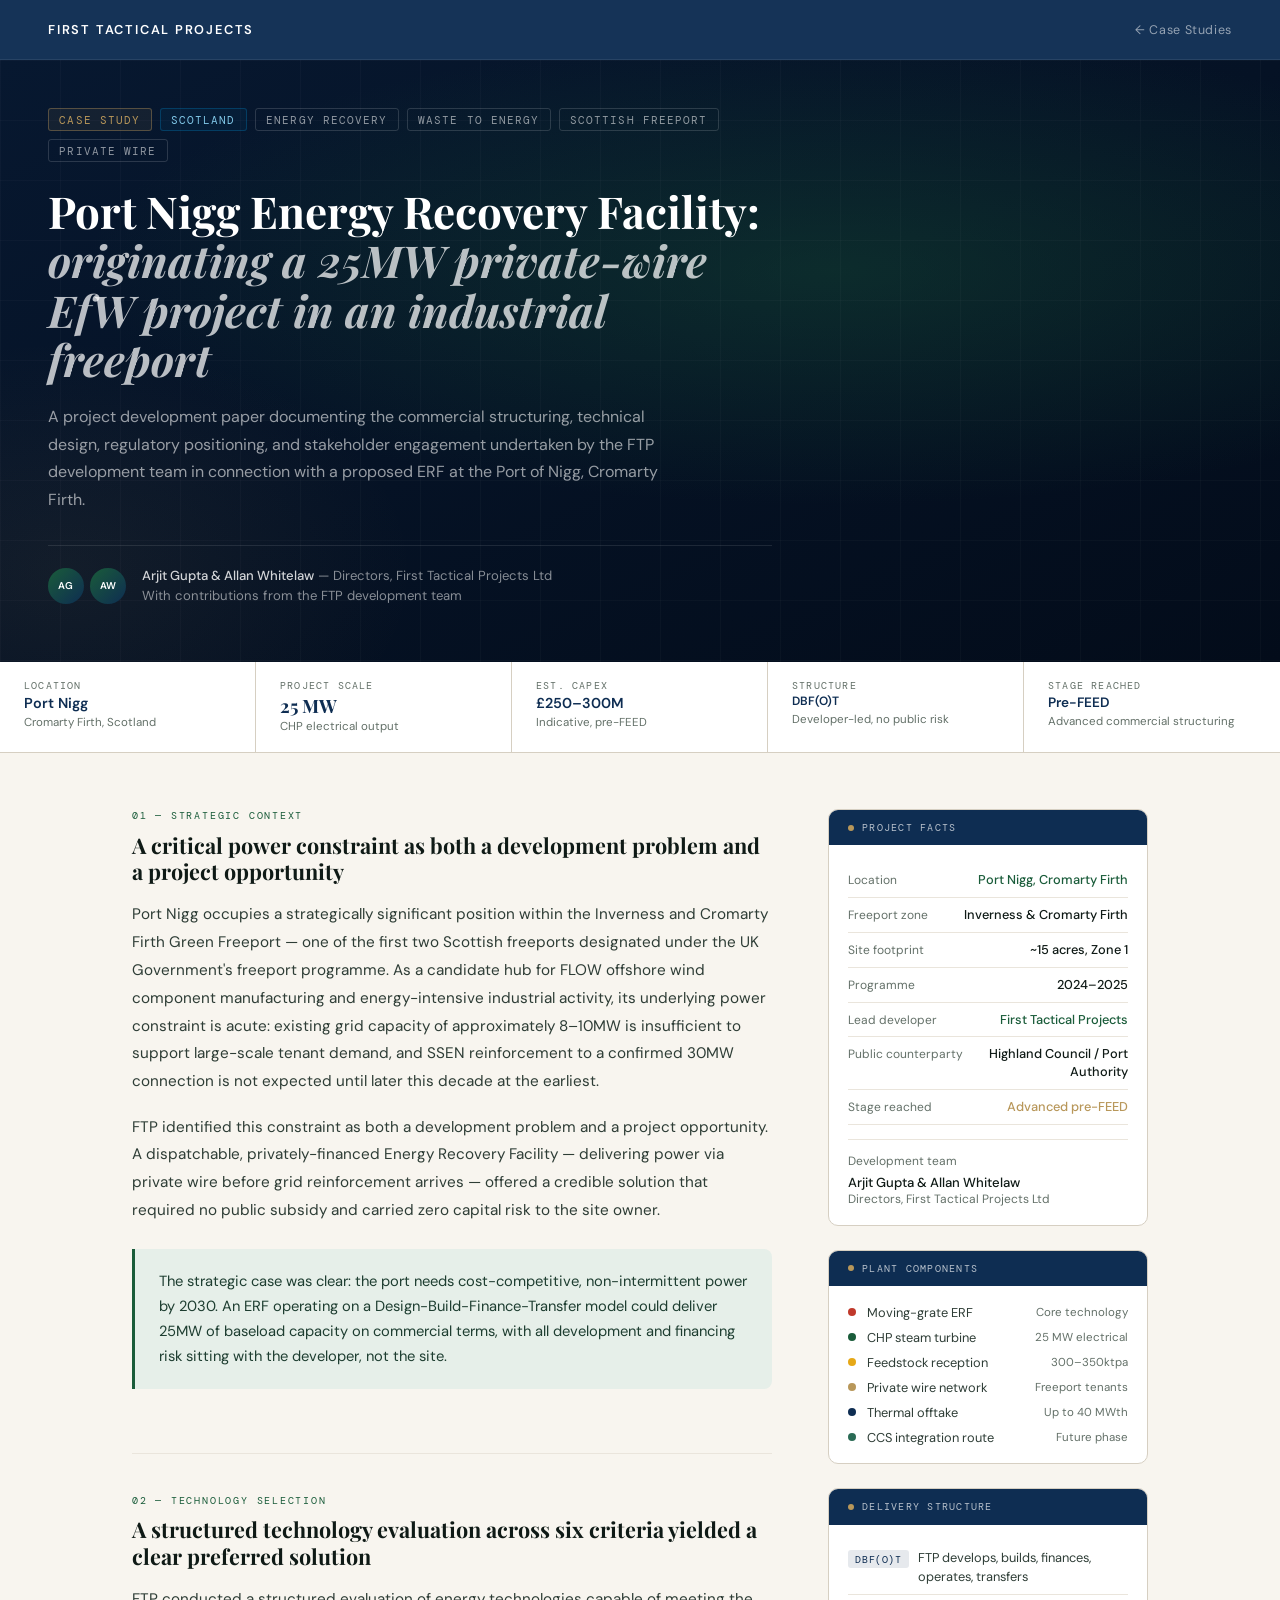
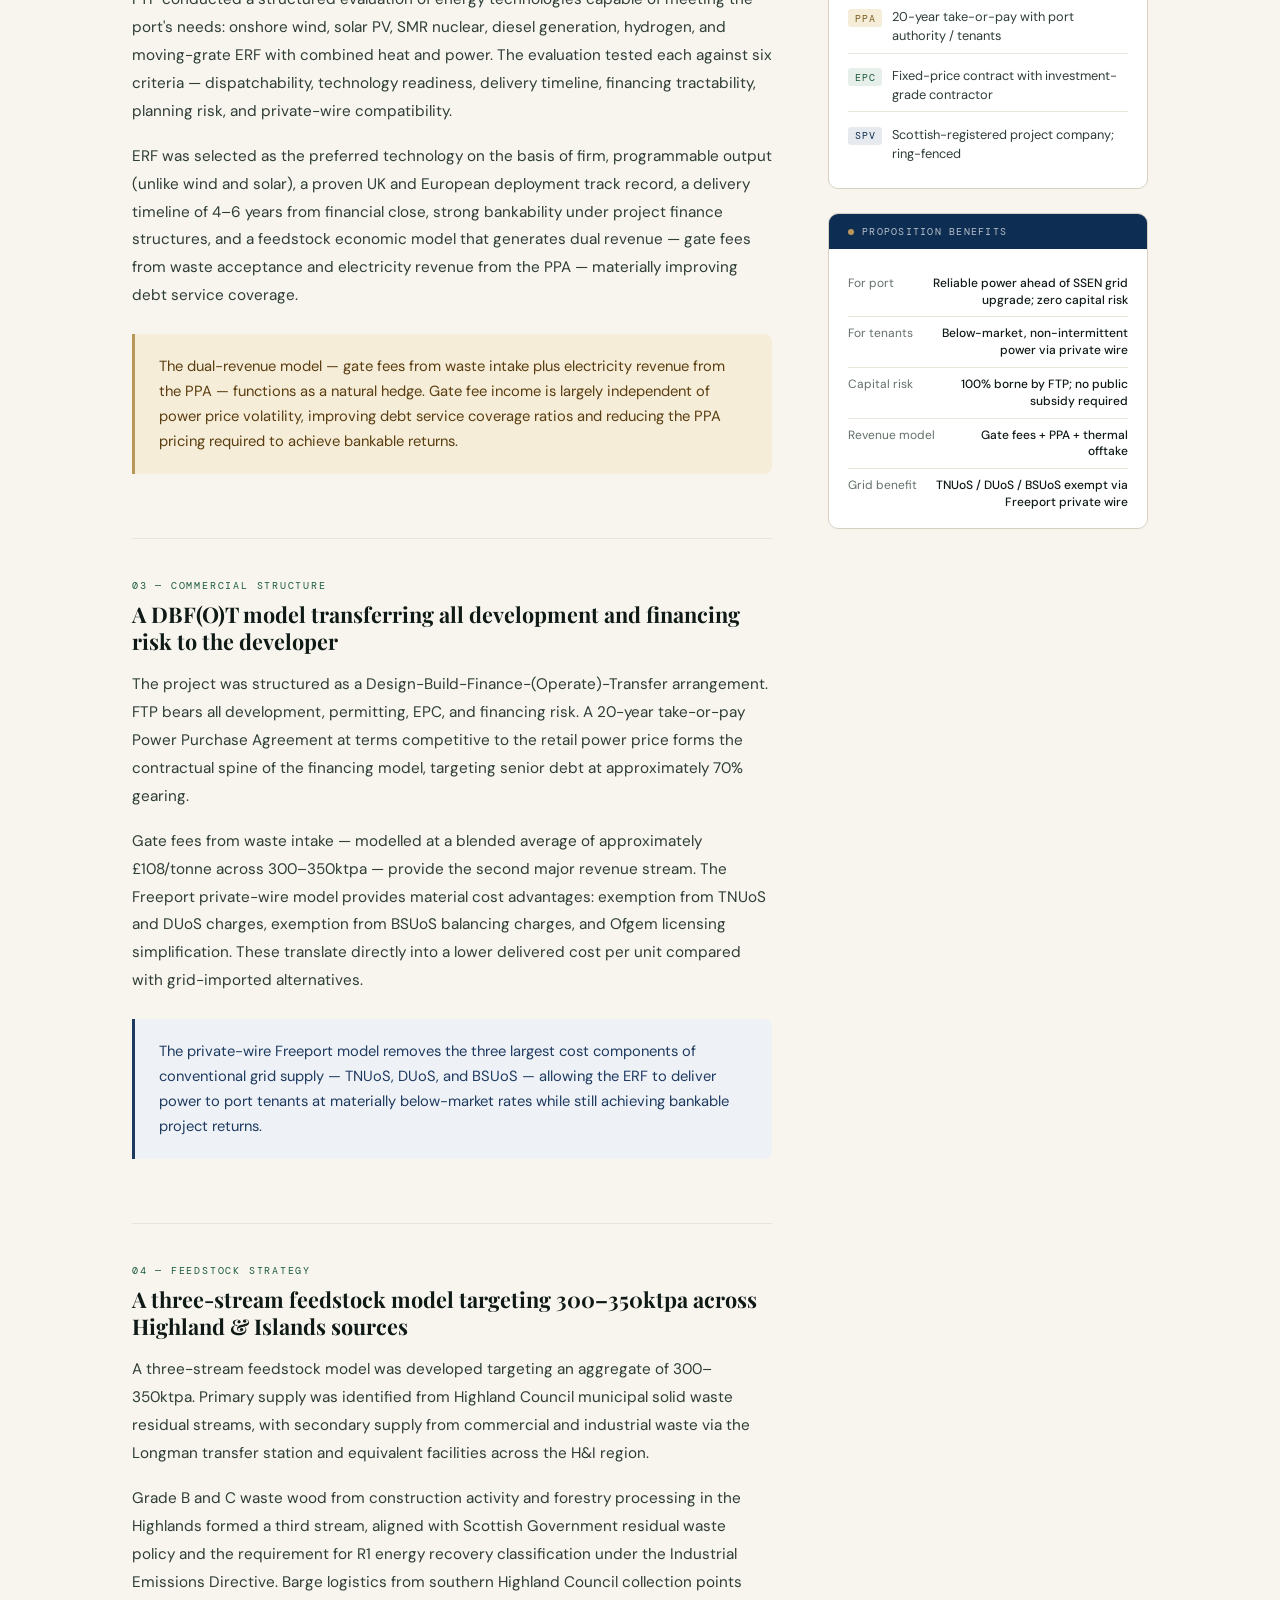
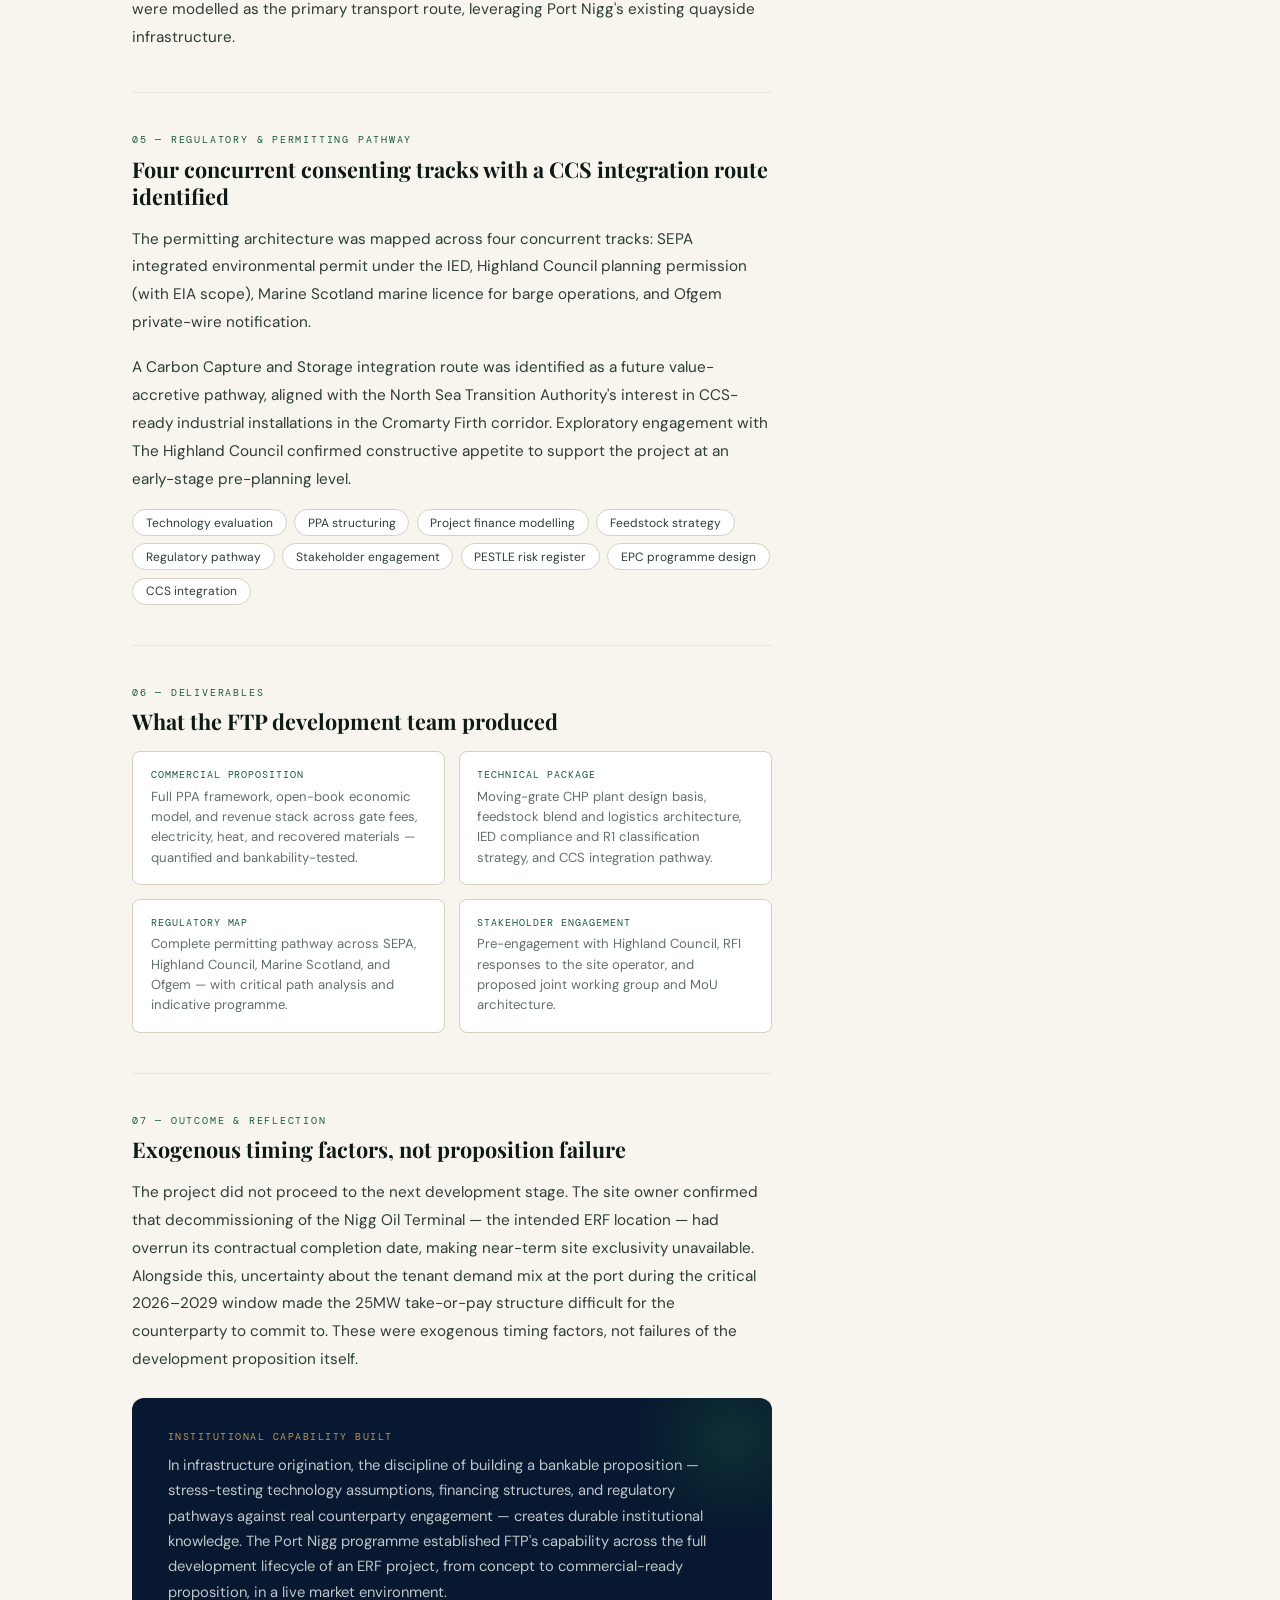
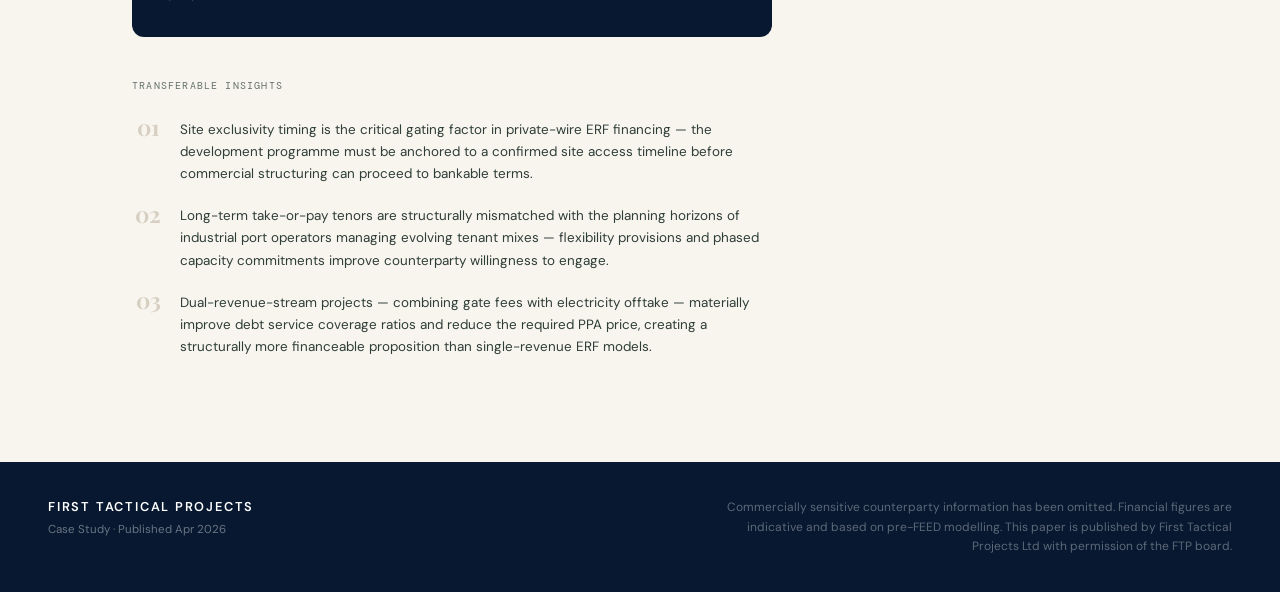
<file: case-study-port-nigg.html>
<!DOCTYPE html>
<html lang="en">
<head>
<meta charset="UTF-8">
<meta name="viewport" content="width=device-width, initial-scale=1.0">
<title>Port Nigg ERF — Case Study — First Tactical Projects</title>
<link rel="preconnect" href="https://fonts.googleapis.com">
<link href="https://fonts.googleapis.com/css2?family=Playfair+Display:ital,wght@0,400;0,700;1,400&family=DM+Sans:wght@300;400;500;600&family=DM+Mono:wght@400;500&display=swap" rel="stylesheet">
<style>
  :root {
    --ink: #0f1a16;
    --ink-mid: #2e3d36;
    --muted: #637068;
    --rule: #d6cfc2;
    --rule-light: #eae5dc;
    --accent: #1a5c3a;
    --accent-mid: #2a6b55;
    --accent-light: #e6efe9;
    --accent-pale: #f2f6f3;
    --ftp: #0e2d52;
    --ftp-dark: #0a2240;
    --ftp-deeper: #071830;
    --warm: #f8f5ef;
    --warm-dark: #f0ebe0;
    --white: #ffffff;
    --gold: #b8975a;
    --gold-light: #f5edd8;
    --slate: #1e3a5f;
  }

  *, *::before, *::after { box-sizing: border-box; margin: 0; padding: 0; }
  html { scroll-behavior: smooth; }

  body {
    font-family: 'DM Sans', sans-serif;
    background: var(--warm);
    color: var(--ink);
    -webkit-font-smoothing: antialiased;
  }

  /* ── NAV ── */
  nav {
    position: fixed;
    top: 0; left: 0; right: 0;
    z-index: 100;
    background: rgba(14, 45, 82, 0.97);
    backdrop-filter: blur(8px);
    display: flex;
    align-items: center;
    justify-content: space-between;
    padding: 0 3rem;
    height: 60px;
    border-bottom: 1px solid rgba(255,255,255,0.08);
  }
  .nav-brand {
    font-family: 'DM Sans', sans-serif;
    font-weight: 600;
    font-size: 0.8rem;
    letter-spacing: 0.14em;
    text-transform: uppercase;
    color: #fff;
  }
  .nav-brand span { color: var(--gold); }
  .nav-meta {
    font-size: 0.72rem;
    letter-spacing: 0.1em;
    text-transform: uppercase;
    color: rgba(255,255,255,0.45);
  }
  .nav-home-link {
    font-size: 0.78rem;
    color: rgba(255,255,255,0.55);
    text-decoration: none;
    letter-spacing: 0.05em;
    transition: color 0.2s;
  }
  .nav-home-link:hover { color: #fff; }

  /* ── HERO ── */
  .hero {
    margin-top: 60px;
    position: relative;
    background: var(--ftp-deeper);
    min-height: 530px;
    display: flex;
    flex-direction: column;
    justify-content: flex-end;
    overflow: hidden;
  }
  .hero-bg {
    position: absolute;
    inset: 0;
    background:
      radial-gradient(ellipse 90% 60% at 65% 35%, rgba(26,92,58,0.35) 0%, transparent 65%),
      radial-gradient(ellipse 50% 70% at 5% 85%, rgba(184,151,90,0.08) 0%, transparent 55%),
      linear-gradient(155deg, #071830 0%, #051225 50%, #030c1a 100%);
  }
  .hero-grid {
    position: absolute;
    inset: 0;
    background-image:
      linear-gradient(rgba(255,255,255,0.025) 1px, transparent 1px),
      linear-gradient(90deg, rgba(255,255,255,0.025) 1px, transparent 1px);
    background-size: 60px 60px;
  }
  /* Scotland accent bar */
  .hero::before {
    content: '';
    position: absolute;
    top: 0; left: 0;
    width: 4px;
    height: 100%;
    background: linear-gradient(180deg, var(--accent) 0%, var(--gold) 50%, var(--ftp) 100%);
  }
  .hero-content {
    position: relative;
    z-index: 2;
    padding: 3rem 3rem 3.5rem;
    max-width: 820px;
  }
  .hero-tags {
    display: flex;
    flex-wrap: wrap;
    gap: 0.5rem;
    margin-bottom: 1.5rem;
  }
  .hero-tag {
    font-family: 'DM Mono', monospace;
    font-size: 0.67rem;
    letter-spacing: 0.1em;
    text-transform: uppercase;
    color: rgba(255,255,255,0.55);
    border: 1px solid rgba(255,255,255,0.15);
    border-radius: 3px;
    padding: 0.22rem 0.65rem;
  }
  .hero-tag.primary {
    color: var(--gold);
    border-color: rgba(184,151,90,0.4);
    background: rgba(184,151,90,0.08);
  }
  .hero-tag.scotland {
    color: #80c8e8;
    border-color: rgba(0,120,180,0.35);
    background: rgba(0,120,180,0.08);
  }
  .hero h1 {
    font-family: 'Playfair Display', serif;
    font-size: clamp(1.8rem, 4vw, 2.75rem);
    font-weight: 700;
    line-height: 1.12;
    color: #fff;
    margin-bottom: 1.25rem;
    max-width: 720px;
  }
  .hero h1 em {
    font-style: italic;
    color: rgba(255,255,255,0.72);
  }
  .hero-deck {
    font-size: 1rem;
    line-height: 1.72;
    color: rgba(255,255,255,0.58);
    max-width: 610px;
    margin-bottom: 2rem;
  }
  .hero-authors {
    display: flex;
    align-items: center;
    gap: 1rem;
    border-top: 1px solid rgba(255,255,255,0.10);
    padding-top: 1.25rem;
  }
  .author-avatar {
    width: 36px; height: 36px;
    border-radius: 50%;
    background: linear-gradient(135deg, var(--accent), var(--ftp));
    display: flex;
    align-items: center;
    justify-content: center;
    font-size: 0.62rem;
    font-weight: 600;
    color: #fff;
    flex-shrink: 0;
    letter-spacing: 0.04em;
  }
  .hero-author-text {
    font-size: 0.82rem;
    color: rgba(255,255,255,0.52);
    line-height: 1.5;
  }
  .hero-author-text strong { color: rgba(255,255,255,0.82); font-weight: 500; }

  /* ── STAT BAR ── */
  .stat-bar {
    background: var(--white);
    border-bottom: 1px solid var(--rule);
    display: grid;
    grid-template-columns: repeat(5, 1fr);
    position: sticky;
    top: 60px;
    z-index: 50;
  }
  .stat-item {
    padding: 1.1rem 1.5rem;
    border-right: 1px solid var(--rule);
    display: flex;
    flex-direction: column;
    gap: 3px;
  }
  .stat-item:last-child { border-right: none; }
  .stat-label {
    font-family: 'DM Mono', monospace;
    font-size: 0.62rem;
    letter-spacing: 0.12em;
    text-transform: uppercase;
    color: var(--muted);
  }
  .stat-value {
    font-family: 'Playfair Display', serif;
    font-size: 1.15rem;
    font-weight: 700;
    color: var(--ftp);
    line-height: 1.15;
  }
  .stat-sub {
    font-size: 0.72rem;
    color: var(--muted);
  }

  /* ── LAYOUT ── */
  .page {
    max-width: 1080px;
    margin: 0 auto;
    padding: 0 2rem;
  }
  .two-col {
    display: grid;
    grid-template-columns: 1fr 320px;
    gap: 3.5rem;
    padding: 3.5rem 0 4rem;
    align-items: start;
  }

  /* ── BODY CONTENT ── */
  .section-label {
    font-family: 'DM Mono', monospace;
    font-size: 0.62rem;
    letter-spacing: 0.18em;
    text-transform: uppercase;
    color: var(--accent);
    margin-bottom: 0.6rem;
    display: block;
  }
  .section-title {
    font-family: 'Playfair Display', serif;
    font-size: 1.35rem;
    font-weight: 700;
    color: var(--ink);
    margin-bottom: 1rem;
    line-height: 1.25;
  }
  .prose {
    font-size: 0.955rem;
    line-height: 1.82;
    color: var(--ink-mid);
  }
  .prose p { margin-bottom: 1.1rem; }
  .prose p:last-child { margin-bottom: 0; }
  .section-block {
    padding: 2.5rem 0;
    border-top: 1px solid var(--rule-light);
  }
  .section-block:first-child { border-top: none; padding-top: 0; }

  /* ── CALLOUTS ── */
  .callout {
    background: var(--accent-light);
    border-left: 3px solid var(--accent);
    padding: 1.25rem 1.5rem;
    margin: 1.5rem 0;
    border-radius: 0 8px 8px 0;
  }
  .callout p {
    font-size: 0.92rem;
    line-height: 1.7;
    color: #1d3d30;
    margin: 0;
  }
  .callout-gold {
    background: var(--gold-light);
    border-left-color: var(--gold);
  }
  .callout-gold p { color: #5a3d10; }
  .callout-slate {
    background: #eef2f7;
    border-left-color: var(--slate);
  }
  .callout-slate p { color: #1e3a5f; }

  /* ── DELIVERABLES GRID ── */
  .deliverables-grid {
    display: grid;
    grid-template-columns: 1fr 1fr;
    gap: 0.85rem;
    margin-top: 1rem;
  }
  .del-card {
    background: var(--white);
    border: 0.5px solid var(--rule);
    border-radius: 8px;
    padding: 1rem 1.1rem;
  }
  .del-card-label {
    font-family: 'DM Mono', monospace;
    font-size: 0.62rem;
    letter-spacing: 0.1em;
    text-transform: uppercase;
    color: var(--accent);
    margin-bottom: 0.35rem;
  }
  .del-card-body {
    font-size: 0.82rem;
    line-height: 1.55;
    color: var(--muted);
  }

  /* ── PILLS ── */
  .pills { display: flex; flex-wrap: wrap; gap: 0.45rem; margin-top: 1rem; }
  .pill {
    background: var(--white);
    border: 1px solid var(--rule);
    border-radius: 20px;
    padding: 0.28rem 0.8rem;
    font-size: 0.75rem;
    color: var(--ink-mid);
  }

  /* ── OUTCOME BANNER ── */
  .outcome-banner {
    background: var(--ftp-deeper);
    border-radius: 12px;
    padding: 2rem 2.25rem;
    margin-top: 1.5rem;
    position: relative;
    overflow: hidden;
  }
  .outcome-banner::before {
    content: '';
    position: absolute;
    top: 0; right: 0;
    width: 200px; height: 200px;
    background: radial-gradient(circle, rgba(26,92,58,0.35) 0%, transparent 70%);
    border-radius: 50%;
    transform: translate(30%, -30%);
  }
  .outcome-banner-label {
    font-family: 'DM Mono', monospace;
    font-size: 0.62rem;
    letter-spacing: 0.15em;
    text-transform: uppercase;
    color: var(--gold);
    margin-bottom: 0.65rem;
  }
  .outcome-banner p {
    font-size: 0.92rem;
    line-height: 1.72;
    color: rgba(255,255,255,0.75);
    position: relative;
    z-index: 1;
  }

  /* ── INSIGHTS ── */
  .insights { display: flex; flex-direction: column; gap: 1.1rem; margin-top: 1rem; }
  .insight-item { display: flex; gap: 1rem; align-items: flex-start; }
  .insight-num {
    font-family: 'Playfair Display', serif;
    font-size: 1.4rem;
    font-weight: 700;
    color: var(--rule);
    line-height: 1;
    flex-shrink: 0;
    width: 2rem;
    text-align: center;
  }
  .insight-text {
    font-size: 0.84rem;
    line-height: 1.65;
    color: var(--ink-mid);
    padding-top: 0.15rem;
  }

  /* ── SIDEBAR ── */
  .sidebar { display: flex; flex-direction: column; gap: 1.5rem; }
  .sidebar-card {
    background: var(--white);
    border: 0.5px solid var(--rule);
    border-radius: 10px;
    overflow: hidden;
  }
  .sidebar-card-head {
    background: var(--ftp);
    padding: 0.7rem 1.2rem;
    display: flex;
    align-items: center;
    gap: 0.5rem;
  }
  .sidebar-card-head-title {
    font-family: 'DM Mono', monospace;
    font-size: 0.65rem;
    letter-spacing: 0.12em;
    text-transform: uppercase;
    color: rgba(255,255,255,0.7);
  }
  .sidebar-card-head-dot {
    width: 6px; height: 6px;
    border-radius: 50%;
    background: var(--gold);
    flex-shrink: 0;
  }
  .sidebar-card-body { padding: 1.1rem 1.2rem; }

  .kv-row {
    display: flex;
    justify-content: space-between;
    align-items: baseline;
    padding: 0.5rem 0;
    border-bottom: 1px solid var(--rule-light);
    gap: 1rem;
  }
  .kv-row:last-child { border-bottom: none; padding-bottom: 0; }
  .kv-key { font-size: 0.75rem; color: var(--muted); flex-shrink: 0; }
  .kv-val {
    font-size: 0.8rem;
    font-weight: 500;
    color: var(--ink);
    text-align: right;
    line-height: 1.4;
  }
  .kv-val.accent { color: var(--accent); }
  .kv-val.gold { color: var(--gold); }

  /* Component list */
  .comp-list { display: flex; flex-direction: column; gap: 0.5rem; }
  .comp-row { display: flex; align-items: center; gap: 0.65rem; font-size: 0.8rem; }
  .comp-dot { width: 8px; height: 8px; border-radius: 50%; flex-shrink: 0; }
  .comp-dot.erf      { background: #c0392b; }
  .comp-dot.chp      { background: var(--accent); }
  .comp-dot.feedstock{ background: #e6a817; }
  .comp-dot.ppa      { background: var(--ftp); }
  .comp-dot.ccs      { background: var(--accent-mid); }
  .comp-dot.wire     { background: var(--gold); }
  .comp-label { color: var(--ink-mid); flex: 1; }
  .comp-note  { color: var(--muted); font-size: 0.72rem; }

  /* Structure entities */
  .entity-list { display: flex; flex-direction: column; gap: 0.4rem; }
  .entity-row {
    display: flex;
    align-items: flex-start;
    gap: 0.6rem;
    padding: 0.45rem 0;
    border-bottom: 1px solid var(--rule-light);
    font-size: 0.8rem;
  }
  .entity-row:last-child { border-bottom: none; }
  .entity-tag {
    font-family: 'DM Mono', monospace;
    font-size: 0.6rem;
    letter-spacing: 0.06em;
    padding: 0.15rem 0.45rem;
    border-radius: 3px;
    flex-shrink: 0;
    margin-top: 1px;
  }
  .tag-ftp     { background: rgba(14,45,82,0.10); color: var(--ftp); }
  .tag-gold    { background: var(--gold-light); color: #7a5a20; }
  .tag-green   { background: var(--accent-light); color: var(--accent); }
  .entity-desc { color: var(--ink-mid); line-height: 1.45; }

  /* ── FOOTER ── */
  .page-footer {
    background: var(--ftp-deeper);
    padding: 2.25rem 3rem;
    display: flex;
    align-items: flex-start;
    justify-content: space-between;
    gap: 2rem;
  }
  .footer-brand {
    font-family: 'DM Sans', sans-serif;
    font-weight: 600;
    font-size: 0.8rem;
    letter-spacing: 0.14em;
    text-transform: uppercase;
    color: #fff;
  }
  .footer-brand span { color: var(--gold); }
  .footer-date {
    font-size: 0.72rem;
    color: rgba(255,255,255,0.4);
    margin-top: 0.3rem;
  }
  .footer-note {
    font-size: 0.75rem;
    color: rgba(255,255,255,0.35);
    line-height: 1.6;
    max-width: 520px;
    text-align: right;
  }

  /* Animations */
  @keyframes fadeUp {
    from { opacity: 0; transform: translateY(18px); }
    to   { opacity: 1; transform: translateY(0); }
  }
  .hero-content > * { animation: fadeUp 0.6s ease both; }
  .hero-tags    { animation-delay: 0.05s; }
  .hero h1      { animation-delay: 0.15s; }
  .hero-deck    { animation-delay: 0.25s; }
  .hero-authors { animation-delay: 0.35s; }

  @media (max-width: 860px) {
    .two-col { grid-template-columns: 1fr; }
    .stat-bar { grid-template-columns: repeat(3, 1fr); }
    .deliverables-grid { grid-template-columns: 1fr; }
    nav { padding: 0 1.5rem; }
    .hero-content { padding: 2rem 1.5rem 2.5rem; }
    .page-footer { flex-direction: column; }
    .footer-note { text-align: left; }
  }
</style>
<link rel="icon" type="image/png" href="https://res.cloudinary.com/dvw40hnfw/image/upload/v1779463140/favicon-32x32_ttj2qg.png" />
</head>
<body>

<!-- NAV -->
<nav>
  <div class="nav-brand">First Tactical Projects</div>
  <a href="projects.html#case-studies" class="nav-home-link">&larr; Case Studies</a>
</nav>

<!-- HERO -->
<section class="hero">
  <div class="hero-bg"></div>
  <div class="hero-grid"></div>
  <div class="hero-content">
    <div class="hero-tags">
      <span class="hero-tag primary">Case Study</span>
      <span class="hero-tag scotland">Scotland</span>
      <span class="hero-tag">Energy Recovery</span>
      <span class="hero-tag">Waste to Energy</span>
      <span class="hero-tag">Scottish Freeport</span>
      <span class="hero-tag">Private Wire</span>
    </div>
    <h1>Port Nigg Energy Recovery Facility: <em>originating a 25MW private-wire EfW project in an industrial freeport</em></h1>
    <p class="hero-deck">A project development paper documenting the commercial structuring, technical design, regulatory positioning, and stakeholder engagement undertaken by the FTP development team in connection with a proposed ERF at the Port of Nigg, Cromarty Firth.</p>
    <div class="hero-authors">
      <div class="author-avatar">AG</div>
      <div class="author-avatar" style="margin-left:-10px;">AW</div>
      <div class="hero-author-text">
        <strong>Arjit Gupta &amp; Allan Whitelaw</strong> — Directors, First Tactical Projects Ltd<br>
        With contributions from the FTP development team
      </div>
    </div>
  </div>
</section>

<!-- STAT BAR -->
<div class="stat-bar">
  <div class="stat-item">
    <span class="stat-label">Location</span>
    <span class="stat-value" style="font-size:0.9rem; font-family:'DM Sans',sans-serif; font-weight:600;">Port Nigg</span>
    <span class="stat-sub">Cromarty Firth, Scotland</span>
  </div>
  <div class="stat-item">
    <span class="stat-label">Project Scale</span>
    <span class="stat-value">25 MW</span>
    <span class="stat-sub">CHP electrical output</span>
  </div>
  <div class="stat-item">
    <span class="stat-label">Est. CAPEX</span>
    <span class="stat-value" style="font-size:0.9rem; font-family:'DM Sans',sans-serif; font-weight:600;">£250–300M</span>
    <span class="stat-sub">Indicative, pre-FEED</span>
  </div>
  <div class="stat-item">
    <span class="stat-label">Structure</span>
    <span class="stat-value" style="font-size:0.75rem; font-family:'DM Sans',sans-serif; font-weight:600;">DBF(O)T</span>
    <span class="stat-sub">Developer-led, no public risk</span>
  </div>
  <div class="stat-item">
    <span class="stat-label">Stage Reached</span>
    <span class="stat-value" style="font-size:0.85rem; font-family:'DM Sans',sans-serif; font-weight:600;">Pre-FEED</span>
    <span class="stat-sub">Advanced commercial structuring</span>
  </div>
</div>

<!-- MAIN CONTENT -->
<div class="page">
  <div class="two-col">

    <!-- LEFT: BODY -->
    <main>

      <!-- 01 -->
      <div class="section-block">
        <span class="section-label">01 — Strategic Context</span>
        <h2 class="section-title">A critical power constraint as both a development problem and a project opportunity</h2>
        <div class="prose">
          <p>Port Nigg occupies a strategically significant position within the Inverness and Cromarty Firth Green Freeport — one of the first two Scottish freeports designated under the UK Government's freeport programme. As a candidate hub for FLOW offshore wind component manufacturing and energy-intensive industrial activity, its underlying power constraint is acute: existing grid capacity of approximately 8–10MW is insufficient to support large-scale tenant demand, and SSEN reinforcement to a confirmed 30MW connection is not expected until later this decade at the earliest.</p>
          <p>FTP identified this constraint as both a development problem and a project opportunity. A dispatchable, privately-financed Energy Recovery Facility — delivering power via private wire before grid reinforcement arrives — offered a credible solution that required no public subsidy and carried zero capital risk to the site owner.</p>
        </div>
        <div class="callout">
          <p>The strategic case was clear: the port needs cost-competitive, non-intermittent power by 2030. An ERF operating on a Design-Build-Finance-Transfer model could deliver 25MW of baseload capacity on commercial terms, with all development and financing risk sitting with the developer, not the site.</p>
        </div>
      </div>

      <!-- 02 -->
      <div class="section-block">
        <span class="section-label">02 — Technology Selection</span>
        <h2 class="section-title">A structured technology evaluation across six criteria yielded a clear preferred solution</h2>
        <div class="prose">
          <p>FTP conducted a structured evaluation of energy technologies capable of meeting the port's needs: onshore wind, solar PV, SMR nuclear, diesel generation, hydrogen, and moving-grate ERF with combined heat and power. The evaluation tested each against six criteria — dispatchability, technology readiness, delivery timeline, financing tractability, planning risk, and private-wire compatibility.</p>
          <p>ERF was selected as the preferred technology on the basis of firm, programmable output (unlike wind and solar), a proven UK and European deployment track record, a delivery timeline of 4–6 years from financial close, strong bankability under project finance structures, and a feedstock economic model that generates dual revenue — gate fees from waste acceptance and electricity revenue from the PPA — materially improving debt service coverage.</p>
        </div>
        <div class="callout callout-gold">
          <p>The dual-revenue model — gate fees from waste intake plus electricity revenue from the PPA — functions as a natural hedge. Gate fee income is largely independent of power price volatility, improving debt service coverage ratios and reducing the PPA pricing required to achieve bankable returns.</p>
        </div>
      </div>

      <!-- 03 -->
      <div class="section-block">
        <span class="section-label">03 — Commercial Structure</span>
        <h2 class="section-title">A DBF(O)T model transferring all development and financing risk to the developer</h2>
        <div class="prose">
          <p>The project was structured as a Design-Build-Finance-(Operate)-Transfer arrangement. FTP bears all development, permitting, EPC, and financing risk. A 20-year take-or-pay Power Purchase Agreement at terms competitive to the retail power price forms the contractual spine of the financing model, targeting senior debt at approximately 70% gearing.</p>
          <p>Gate fees from waste intake — modelled at a blended average of approximately £108/tonne across 300–350ktpa — provide the second major revenue stream. The Freeport private-wire model provides material cost advantages: exemption from TNUoS and DUoS charges, exemption from BSUoS balancing charges, and Ofgem licensing simplification. These translate directly into a lower delivered cost per unit compared with grid-imported alternatives.</p>
        </div>
        <div class="callout callout-slate">
          <p>The private-wire Freeport model removes the three largest cost components of conventional grid supply — TNUoS, DUoS, and BSUoS — allowing the ERF to deliver power to port tenants at materially below-market rates while still achieving bankable project returns.</p>
        </div>
      </div>

      <!-- 04 -->
      <div class="section-block">
        <span class="section-label">04 — Feedstock Strategy</span>
        <h2 class="section-title">A three-stream feedstock model targeting 300–350ktpa across Highland &amp; Islands sources</h2>
        <div class="prose">
          <p>A three-stream feedstock model was developed targeting an aggregate of 300–350ktpa. Primary supply was identified from Highland Council municipal solid waste residual streams, with secondary supply from commercial and industrial waste via the Longman transfer station and equivalent facilities across the H&amp;I region.</p>
          <p>Grade B and C waste wood from construction activity and forestry processing in the Highlands formed a third stream, aligned with Scottish Government residual waste policy and the requirement for R1 energy recovery classification under the Industrial Emissions Directive. Barge logistics from southern Highland Council collection points were modelled as the primary transport route, leveraging Port Nigg's existing quayside infrastructure.</p>
        </div>
      </div>

      <!-- 05 -->
      <div class="section-block">
        <span class="section-label">05 — Regulatory &amp; Permitting Pathway</span>
        <h2 class="section-title">Four concurrent consenting tracks with a CCS integration route identified</h2>
        <div class="prose">
          <p>The permitting architecture was mapped across four concurrent tracks: SEPA integrated environmental permit under the IED, Highland Council planning permission (with EIA scope), Marine Scotland marine licence for barge operations, and Ofgem private-wire notification.</p>
          <p>A Carbon Capture and Storage integration route was identified as a future value-accretive pathway, aligned with the North Sea Transition Authority's interest in CCS-ready industrial installations in the Cromarty Firth corridor. Exploratory engagement with The Highland Council confirmed constructive appetite to support the project at an early-stage pre-planning level.</p>
        </div>
        <div class="pills">
          <span class="pill">Technology evaluation</span>
          <span class="pill">PPA structuring</span>
          <span class="pill">Project finance modelling</span>
          <span class="pill">Feedstock strategy</span>
          <span class="pill">Regulatory pathway</span>
          <span class="pill">Stakeholder engagement</span>
          <span class="pill">PESTLE risk register</span>
          <span class="pill">EPC programme design</span>
          <span class="pill">CCS integration</span>
        </div>
      </div>

      <!-- 06 -->
      <div class="section-block">
        <span class="section-label">06 — Deliverables</span>
        <h2 class="section-title">What the FTP development team produced</h2>
        <div class="deliverables-grid">
          <div class="del-card">
            <div class="del-card-label">Commercial proposition</div>
            <div class="del-card-body">Full PPA framework, open-book economic model, and revenue stack across gate fees, electricity, heat, and recovered materials — quantified and bankability-tested.</div>
          </div>
          <div class="del-card">
            <div class="del-card-label">Technical package</div>
            <div class="del-card-body">Moving-grate CHP plant design basis, feedstock blend and logistics architecture, IED compliance and R1 classification strategy, and CCS integration pathway.</div>
          </div>
          <div class="del-card">
            <div class="del-card-label">Regulatory map</div>
            <div class="del-card-body">Complete permitting pathway across SEPA, Highland Council, Marine Scotland, and Ofgem — with critical path analysis and indicative programme.</div>
          </div>
          <div class="del-card">
            <div class="del-card-label">Stakeholder engagement</div>
            <div class="del-card-body">Pre-engagement with Highland Council, RFI responses to the site operator, and proposed joint working group and MoU architecture.</div>
          </div>
        </div>
      </div>

      <!-- 07 -->
      <div class="section-block">
        <span class="section-label">07 — Outcome &amp; Reflection</span>
        <h2 class="section-title">Exogenous timing factors, not proposition failure</h2>
        <div class="prose">
          <p>The project did not proceed to the next development stage. The site owner confirmed that decommissioning of the Nigg Oil Terminal — the intended ERF location — had overrun its contractual completion date, making near-term site exclusivity unavailable. Alongside this, uncertainty about the tenant demand mix at the port during the critical 2026–2029 window made the 25MW take-or-pay structure difficult for the counterparty to commit to. These were exogenous timing factors, not failures of the development proposition itself.</p>
        </div>
        <div class="outcome-banner">
          <div class="outcome-banner-label">Institutional capability built</div>
          <p>In infrastructure origination, the discipline of building a bankable proposition — stress-testing technology assumptions, financing structures, and regulatory pathways against real counterparty engagement — creates durable institutional knowledge. The Port Nigg programme established FTP's capability across the full development lifecycle of an ERF project, from concept to commercial-ready proposition, in a live market environment.</p>
        </div>
        <div class="insights">
          <div style="margin-top:1.25rem; margin-bottom:0.3rem;">
            <span style="font-family:'DM Mono',monospace; font-size:0.62rem; letter-spacing:0.12em; text-transform:uppercase; color:var(--muted);">Transferable insights</span>
          </div>
          <div class="insight-item">
            <div class="insight-num">01</div>
            <div class="insight-text">Site exclusivity timing is the critical gating factor in private-wire ERF financing — the development programme must be anchored to a confirmed site access timeline before commercial structuring can proceed to bankable terms.</div>
          </div>
          <div class="insight-item">
            <div class="insight-num">02</div>
            <div class="insight-text">Long-term take-or-pay tenors are structurally mismatched with the planning horizons of industrial port operators managing evolving tenant mixes — flexibility provisions and phased capacity commitments improve counterparty willingness to engage.</div>
          </div>
          <div class="insight-item">
            <div class="insight-num">03</div>
            <div class="insight-text">Dual-revenue-stream projects — combining gate fees with electricity offtake — materially improve debt service coverage ratios and reduce the required PPA price, creating a structurally more financeable proposition than single-revenue ERF models.</div>
          </div>
        </div>
      </div>

    </main>

    <!-- RIGHT: SIDEBAR -->
    <aside class="sidebar">

      <!-- Project facts -->
      <div class="sidebar-card">
        <div class="sidebar-card-head">
          <div class="sidebar-card-head-dot"></div>
          <div class="sidebar-card-head-title">Project Facts</div>
        </div>
        <div class="sidebar-card-body">
          <div class="kv-row">
            <span class="kv-key">Location</span>
            <span class="kv-val accent">Port Nigg, Cromarty Firth</span>
          </div>
          <div class="kv-row">
            <span class="kv-key">Freeport zone</span>
            <span class="kv-val">Inverness &amp; Cromarty Firth</span>
          </div>
          <div class="kv-row">
            <span class="kv-key">Site footprint</span>
            <span class="kv-val">~15 acres, Zone 1</span>
          </div>
          <div class="kv-row">
            <span class="kv-key">Programme</span>
            <span class="kv-val">2024–2025</span>
          </div>
          <div class="kv-row">
            <span class="kv-key">Lead developer</span>
            <span class="kv-val accent">First Tactical Projects</span>
          </div>
          <div class="kv-row">
            <span class="kv-key">Public counterparty</span>
            <span class="kv-val">Highland Council / Port Authority</span>
          </div>
          <div class="kv-row">
            <span class="kv-key">Stage reached</span>
            <span class="kv-val gold">Advanced pre-FEED</span>
          </div>
          <div style="margin-top:0.85rem; padding-top:0.85rem; border-top:1px solid var(--rule-light);">
            <div style="font-size:0.75rem; color:var(--muted); margin-bottom:0.3rem;">Development team</div>
            <div style="font-size:0.82rem; font-weight:500; color:var(--ink);">Arjit Gupta &amp; Allan Whitelaw</div>
            <div style="font-size:0.75rem; color:var(--muted);">Directors, First Tactical Projects Ltd</div>
          </div>
        </div>
      </div>

      <!-- Plant components -->
      <div class="sidebar-card">
        <div class="sidebar-card-head">
          <div class="sidebar-card-head-dot"></div>
          <div class="sidebar-card-head-title">Plant Components</div>
        </div>
        <div class="sidebar-card-body">
          <div class="comp-list">
            <div class="comp-row">
              <div class="comp-dot erf"></div>
              <span class="comp-label">Moving-grate ERF</span>
              <span class="comp-note">Core technology</span>
            </div>
            <div class="comp-row">
              <div class="comp-dot chp"></div>
              <span class="comp-label">CHP steam turbine</span>
              <span class="comp-note">25 MW electrical</span>
            </div>
            <div class="comp-row">
              <div class="comp-dot feedstock"></div>
              <span class="comp-label">Feedstock reception</span>
              <span class="comp-note">300–350ktpa</span>
            </div>
            <div class="comp-row">
              <div class="comp-dot wire"></div>
              <span class="comp-label">Private wire network</span>
              <span class="comp-note">Freeport tenants</span>
            </div>
            <div class="comp-row">
              <div class="comp-dot ppa"></div>
              <span class="comp-label">Thermal offtake</span>
              <span class="comp-note">Up to 40 MWth</span>
            </div>
            <div class="comp-row">
              <div class="comp-dot ccs"></div>
              <span class="comp-label">CCS integration route</span>
              <span class="comp-note">Future phase</span>
            </div>
          </div>
        </div>
      </div>

      <!-- Delivery structure -->
      <div class="sidebar-card">
        <div class="sidebar-card-head">
          <div class="sidebar-card-head-dot"></div>
          <div class="sidebar-card-head-title">Delivery Structure</div>
        </div>
        <div class="sidebar-card-body">
          <div class="entity-list">
            <div class="entity-row">
              <span class="entity-tag tag-ftp">DBF(O)T</span>
              <span class="entity-desc">FTP develops, builds, finances, operates, transfers</span>
            </div>
            <div class="entity-row">
              <span class="entity-tag tag-gold">PPA</span>
              <span class="entity-desc">20-year take-or-pay with port authority / tenants</span>
            </div>
            <div class="entity-row">
              <span class="entity-tag tag-green">EPC</span>
              <span class="entity-desc">Fixed-price contract with investment-grade contractor</span>
            </div>
            <div class="entity-row">
              <span class="entity-tag tag-ftp">SPV</span>
              <span class="entity-desc">Scottish-registered project company; ring-fenced</span>
            </div>
          </div>
        </div>
      </div>

      <!-- Key benefits -->
      <div class="sidebar-card">
        <div class="sidebar-card-head">
          <div class="sidebar-card-head-dot"></div>
          <div class="sidebar-card-head-title">Proposition Benefits</div>
        </div>
        <div class="sidebar-card-body">
          <div class="kv-row">
            <span class="kv-key">For port</span>
            <span class="kv-val" style="font-size:0.75rem;">Reliable power ahead of SSEN grid upgrade; zero capital risk</span>
          </div>
          <div class="kv-row">
            <span class="kv-key">For tenants</span>
            <span class="kv-val" style="font-size:0.75rem;">Below-market, non-intermittent power via private wire</span>
          </div>
          <div class="kv-row">
            <span class="kv-key">Capital risk</span>
            <span class="kv-val" style="font-size:0.75rem;">100% borne by FTP; no public subsidy required</span>
          </div>
          <div class="kv-row">
            <span class="kv-key">Revenue model</span>
            <span class="kv-val" style="font-size:0.75rem;">Gate fees + PPA + thermal offtake</span>
          </div>
          <div class="kv-row">
            <span class="kv-key">Grid benefit</span>
            <span class="kv-val" style="font-size:0.75rem;">TNUoS / DUoS / BSUoS exempt via Freeport private wire</span>
          </div>
        </div>
      </div>

    </aside>
  </div>
</div>

<!-- FOOTER -->
<footer class="page-footer">
  <div>
    <div class="footer-brand">First Tactical Projects</div>
    <div class="footer-date" style="margin-top:0.4rem;">Case Study · Published Apr 2026</div>
  </div>
  <p class="footer-note">Commercially sensitive counterparty information has been omitted. Financial figures are indicative and based on pre-FEED modelling. This paper is published by First Tactical Projects Ltd with permission of the FTP board.</p>
</footer>

</body>
</html>
</file>
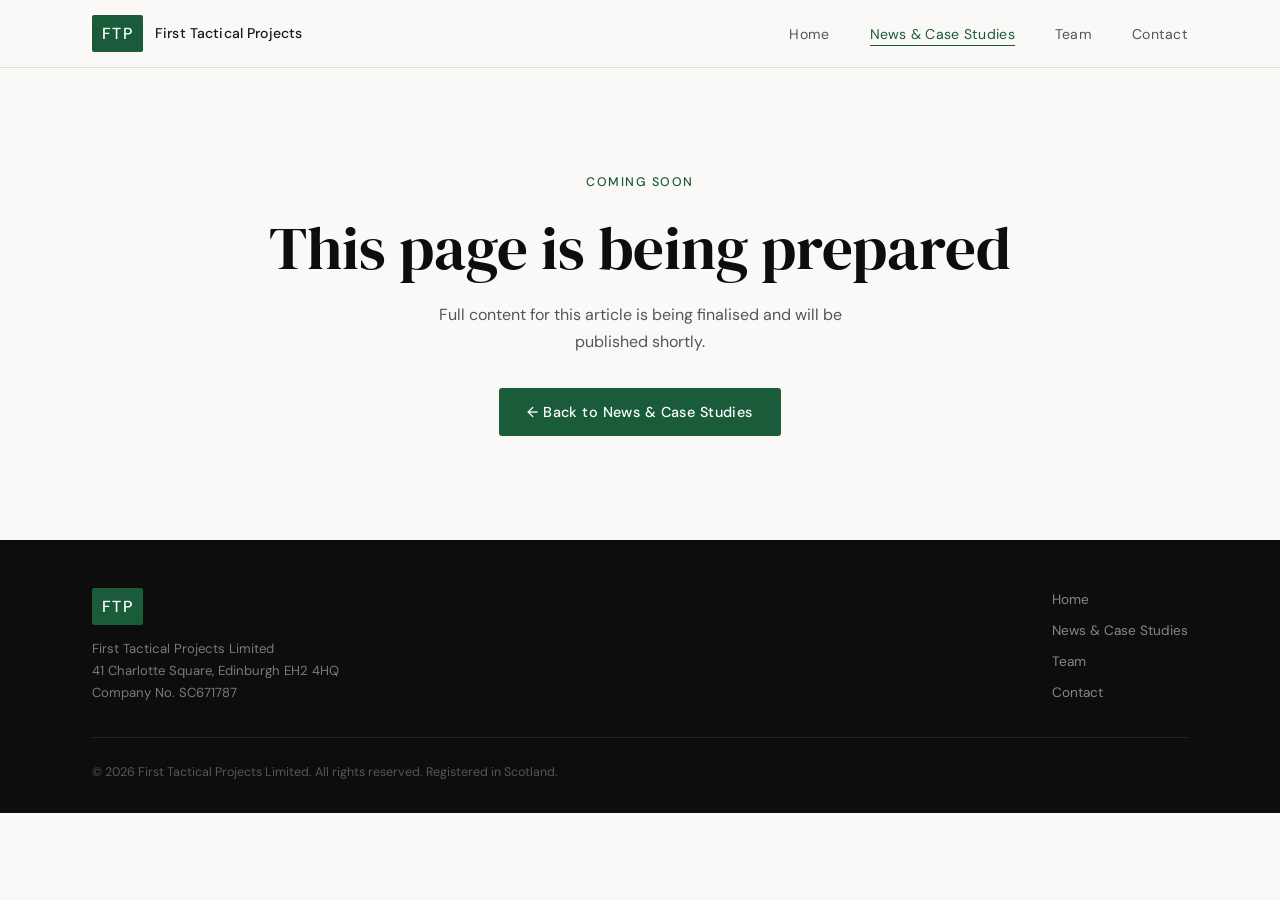
<file: case-study-Wales.html>
<!DOCTYPE html>
<html lang="en">
<head>
  <meta charset="UTF-8" />
  <meta name="viewport" content="width=device-width, initial-scale=1.0" />
  <title>Coming soon — First Tactical Projects</title>
  <link rel="stylesheet" href="style.css" />
  <link rel="preconnect" href="https://fonts.googleapis.com" />
  <link href="https://fonts.googleapis.com/css2?family=DM+Serif+Display:ital@0;1&family=DM+Sans:wght@300;400;500&display=swap" rel="stylesheet" />
</head>
<body>
  <nav class="nav" id="nav">
    <div class="nav-inner">
      <a href="index.html" class="nav-logo">
        <span class="logo-mark">FTP</span>
        <span class="logo-text">First Tactical Projects</span>
      </a>
      <ul class="nav-links">
        <li><a href="index.html">Home</a></li>
        <li><a href="projects.html" class="active">News &amp; Case Studies</a></li>
        <li><a href="team.html">Team</a></li>
        <li><a href="contact.html">Contact</a></li>
      </ul>
      <button class="nav-toggle" id="navToggle" aria-label="Open menu">&#9776;</button>
    </div>
    <div class="nav-mobile" id="navMobile">
      <a href="index.html">Home</a>
      <a href="projects.html">News &amp; Case Studies</a>
      <a href="team.html">Team</a>
      <a href="contact.html">Contact</a>
    </div>
  </nav>
  <main style="padding-top: var(--nav-h); min-height: 60vh; display: flex; align-items: center;">
    <div class="container" style="text-align: center; padding: 5rem 2rem;">
      <div class="section-label" style="justify-content: center; display: block;">Coming soon</div>
      <h1 style="margin-bottom: 1rem;">This page is being prepared</h1>
      <p style="color: #555; max-width: 440px; margin: 0 auto 2rem;">
        Full content for this article is being finalised and will be published shortly.
      </p>
      <a href="projects.html" class="btn btn-primary">&larr; Back to News &amp; Case Studies</a>
    </div>
  </main>
  <footer class="footer">
    <div class="container">
      <div class="footer-inner">
        <div class="footer-brand">
          <span class="logo-mark">FTP</span>
          <p>First Tactical Projects Limited<br>41 Charlotte Square, Edinburgh EH2 4HQ<br>Company No. SC671787</p>
        </div>
        <div class="footer-links">
          <a href="index.html">Home</a>
          <a href="projects.html">News &amp; Case Studies</a>
          <a href="team.html">Team</a>
          <a href="contact.html">Contact</a>
        </div>
      </div>
      <div class="footer-bottom">
        <p>&copy; 2026 First Tactical Projects Limited. All rights reserved. Registered in Scotland.</p>
      </div>
    </div>
  </footer>
  <script src="app.js"></script>
</body>
</html>
</file>
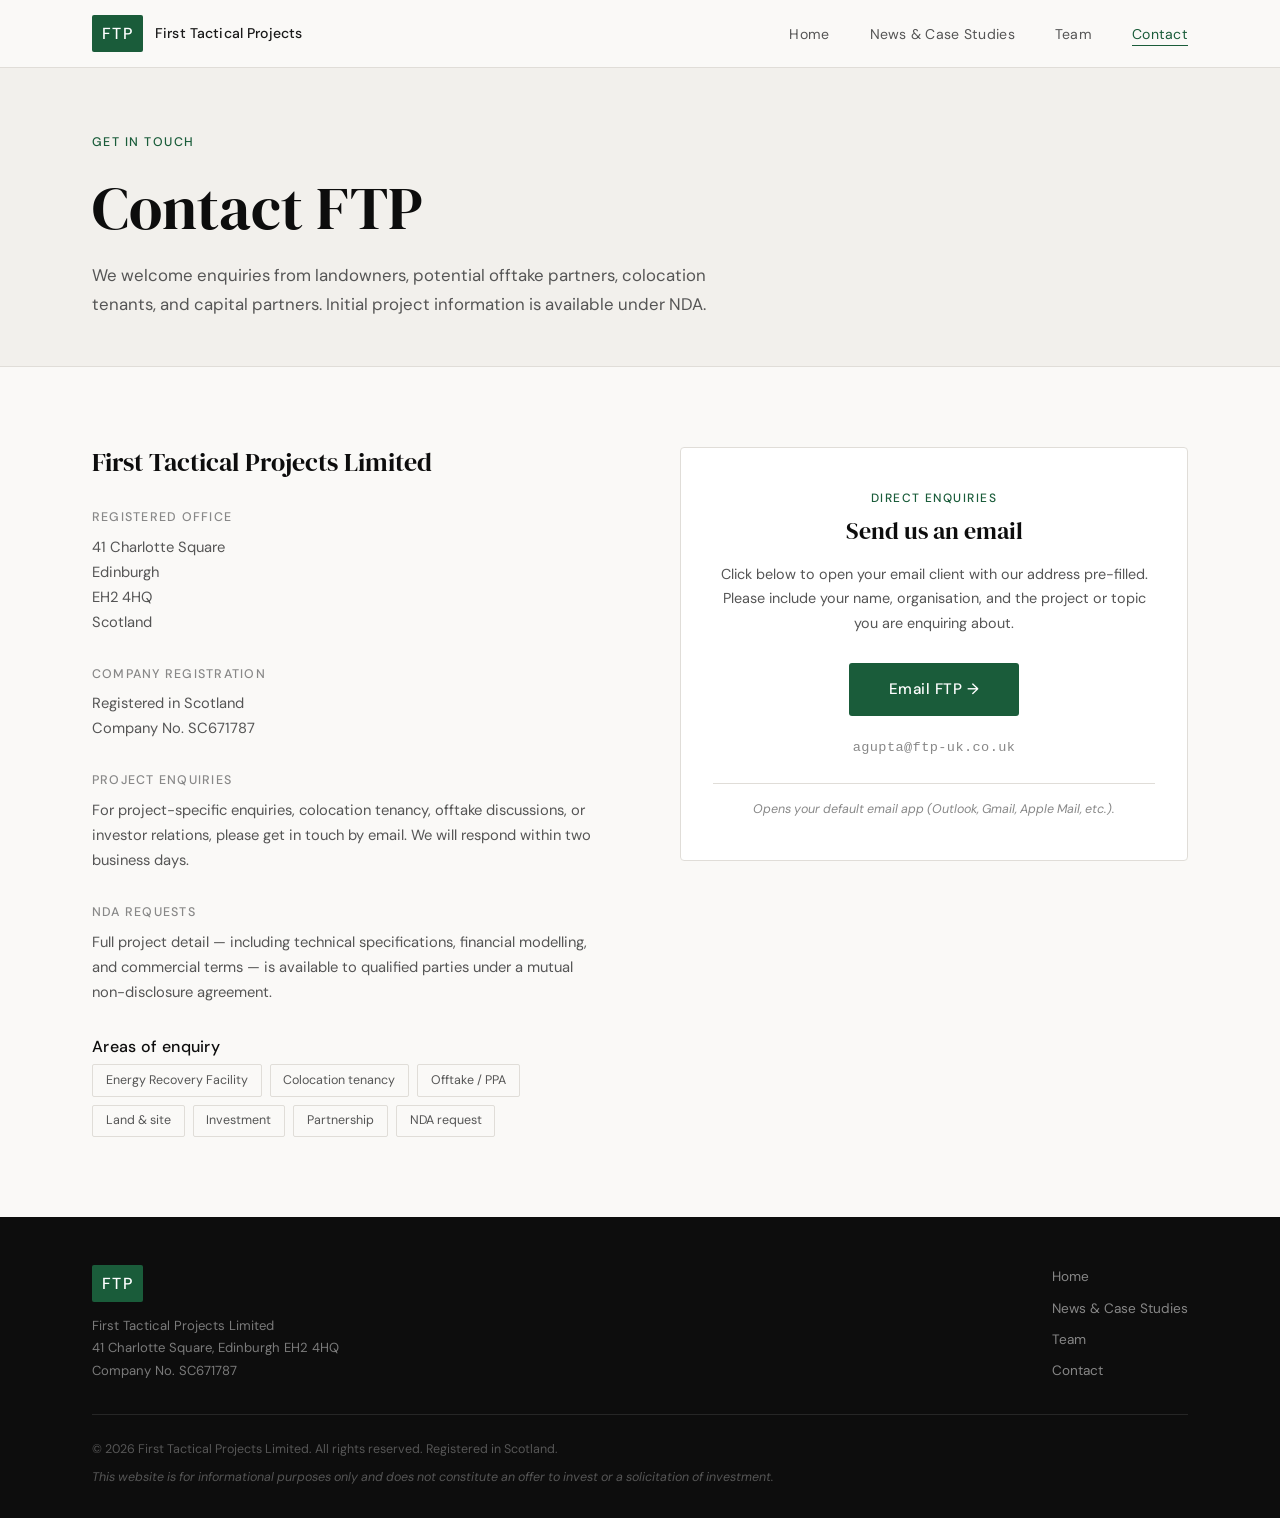
<file: contact.html>
<!DOCTYPE html>
<html lang="en">
<head>
  <meta charset="UTF-8" />
  <meta name="viewport" content="width=device-width, initial-scale=1.0" />
  <title>Contact — First Tactical Projects</title>
  <link rel="stylesheet" href="style.css" />
  <link rel="preconnect" href="https://fonts.googleapis.com" />
  <link rel="preconnect" href="https://fonts.gstatic.com" crossorigin />
  <link href="https://fonts.googleapis.com/css2?family=DM+Serif+Display:ital@0;1&family=DM+Sans:wght@300;400;500&display=swap" rel="stylesheet" />
<link rel="icon" type="image/png" href="https://res.cloudinary.com/dvw40hnfw/image/upload/v1779463140/favicon-32x32_ttj2qg.png" />
</head>
<body>

  <nav class="nav" id="nav">
    <div class="nav-inner">
      <a href="index.html" class="nav-logo">
        <span class="logo-mark">FTP</span>
        <span class="logo-text">First Tactical Projects</span>
      </a>
      <ul class="nav-links">
        <li><a href="index.html">Home</a></li>
        <li><a href="projects.html">News &amp; Case Studies</a></li>
        <li><a href="team.html">Team</a></li>
        <li><a href="contact.html" class="active">Contact</a></li>
      </ul>
      <button class="nav-toggle" id="navToggle" aria-label="Open menu">&#9776;</button>
    </div>
    <div class="nav-mobile" id="navMobile">
      <a href="index.html">Home</a>
      <a href="projects.html">News &amp; Case Studies</a>
      <a href="team.html">Team</a>
      <a href="contact.html">Contact</a>
    </div>
  </nav>

  <!-- PAGE HEADER -->
  <header class="page-header">
    <div class="container">
      <div class="section-label">Get in touch</div>
      <h1>Contact FTP</h1>
      <p class="page-header-sub">We welcome enquiries from landowners, potential offtake partners, colocation tenants, and capital partners. Initial project information is available under NDA.</p>
    </div>
  </header>

  <!-- CONTACT SECTION -->
  <section class="section">
    <div class="container">
      <div class="contact-simple">

        <!-- Left: address + info -->
        <div class="contact-info">
          <h2>First Tactical Projects Limited</h2>

          <div class="contact-block">
            <h4>Registered office</h4>
            <p>41 Charlotte Square<br>Edinburgh<br>EH2 4HQ<br>Scotland</p>
          </div>

          <div class="contact-block">
            <h4>Company registration</h4>
            <p>Registered in Scotland<br>Company No. SC671787</p>
          </div>

          <div class="contact-block">
            <h4>Project enquiries</h4>
            <p>For project-specific enquiries, colocation tenancy, offtake discussions, or investor relations, please get in touch by email. We will respond within two business days.</p>
          </div>

          <div class="contact-block">
            <h4>NDA requests</h4>
            <p>Full project detail — including technical specifications, financial modelling, and commercial terms — is available to qualified parties under a mutual non-disclosure agreement.</p>
          </div>

          <div class="contact-topics">
            <h4>Areas of enquiry</h4>
            <div class="topic-tags">
              <span>Energy Recovery Facility</span>
              <span>Colocation tenancy</span>
              <span>Offtake / PPA</span>
              <span>Land &amp; site</span>
              <span>Investment</span>
              <span>Partnership</span>
              <span>NDA request</span>
            </div>
          </div>
        </div>

        <!-- Right: mailto CTA -->
        <div class="contact-cta-box">
          <div class="contact-cta-inner">
            <p class="contact-cta-label">Direct enquiries</p>
            <h3 class="contact-cta-heading">Send us an email</h3>
            <p class="contact-cta-sub">Click below to open your email client with our address pre-filled. Please include your name, organisation, and the project or topic you are enquiring about.</p>

            <a
              href="mailto:agupta@ftp-uk.co.uk?subject=Project%20Enquiry%20%E2%80%94%20First%20Tactical%20Projects"
              class="btn btn-primary contact-mailto-btn"
            >
              Email FTP &rarr;
            </a>

            <p class="contact-email-display">agupta@ftp-uk.co.uk</p>

            <div class="contact-cta-note">
              <p>Opens your default email app (Outlook, Gmail, Apple Mail, etc.).</p>
            </div>
          </div>
        </div>

      </div>
    </div>
  </section>

  <footer class="footer">
    <div class="container">
      <div class="footer-inner">
        <div class="footer-brand">
          <span class="logo-mark">FTP</span>
          <p>First Tactical Projects Limited<br>
          41 Charlotte Square, Edinburgh EH2 4HQ<br>
          Company No. SC671787</p>
        </div>
        <div class="footer-links">
          <a href="index.html">Home</a>
          <a href="projects.html">News &amp; Case Studies</a>
          <a href="team.html">Team</a>
          <a href="contact.html">Contact</a>
        </div>
      </div>
      <div class="footer-bottom">
        <p>&copy; 2026 First Tactical Projects Limited. All rights reserved. Registered in Scotland.</p>
        <p class="footer-disclaimer">This website is for informational purposes only and does not constitute an offer to invest or a solicitation of investment.</p>
      </div>
    </div>
  </footer>

  <script src="app.js"></script>
</body>
</html>
</file>
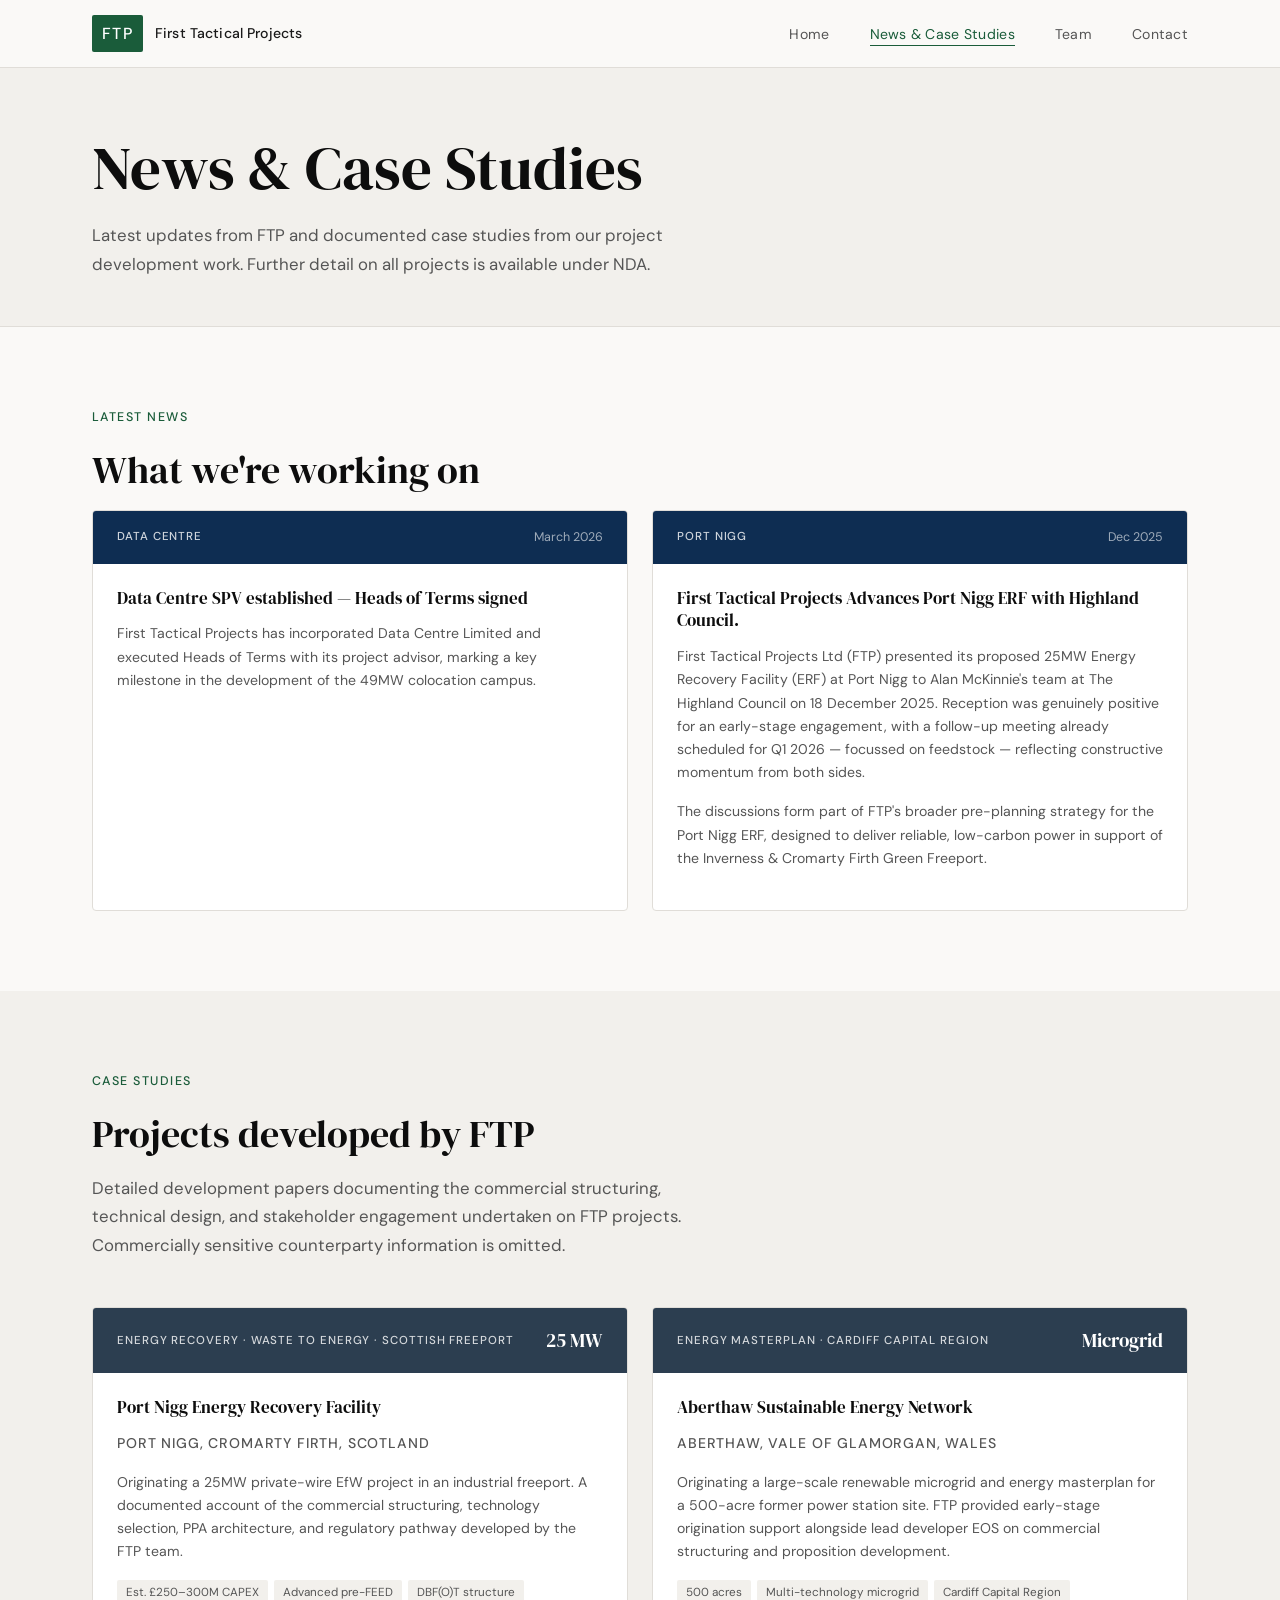
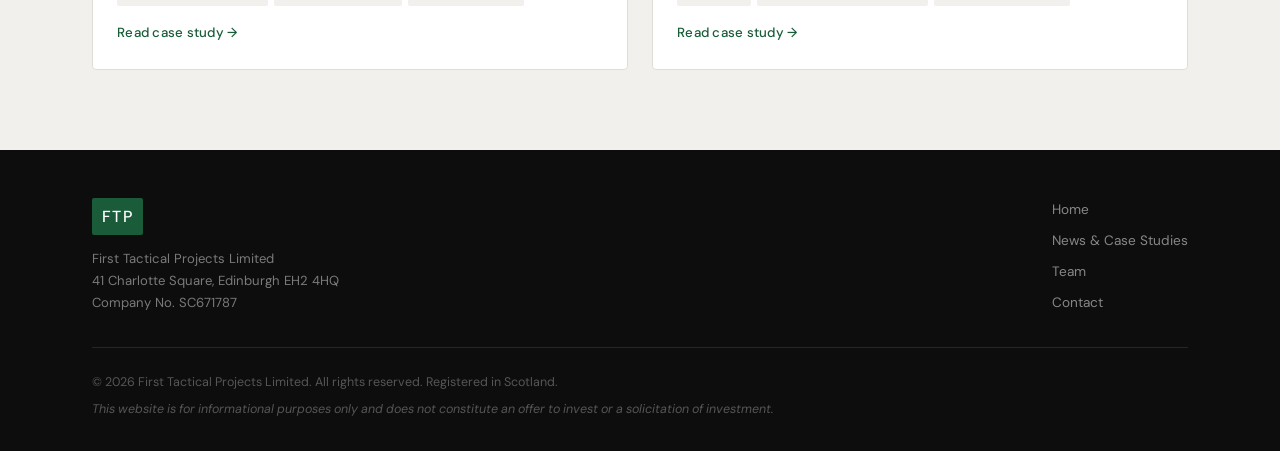
<file: projects.html>
<!DOCTYPE html>
<html lang="en">
<head>
  <meta charset="UTF-8" />
  <meta name="viewport" content="width=device-width, initial-scale=1.0" />
  <title>News &amp; Case Studies — First Tactical Projects</title>
  <link rel="stylesheet" href="style.css" />
  <link rel="preconnect" href="https://fonts.googleapis.com" />
  <link rel="preconnect" href="https://fonts.gstatic.com" crossorigin />
  <link href="https://fonts.googleapis.com/css2?family=DM+Serif+Display:ital@0;1&family=DM+Sans:wght@300;400;500&display=swap" rel="stylesheet" />
  <link rel="icon" type="image/png" href="https://res.cloudinary.com/dvw40hnfw/image/upload/v1779463140/favicon-32x32_ttj2qg.png" />
</head>
<body>

  <nav class="nav" id="nav">
    <div class="nav-inner">
      <a href="index.html" class="nav-logo">
        <span class="logo-mark">FTP</span>
        <span class="logo-text">First Tactical Projects</span>
      </a>
      <ul class="nav-links">
        <li><a href="index.html">Home</a></li>
        <li><a href="projects.html" class="active">News &amp; Case Studies</a></li>
        <li><a href="team.html">Team</a></li>
        <li><a href="contact.html">Contact</a></li>
      </ul>
      <button class="nav-toggle" id="navToggle" aria-label="Open menu">&#9776;</button>
    </div>
    <div class="nav-mobile" id="navMobile">
      <a href="index.html">Home</a>
      <a href="projects.html">News &amp; Case Studies</a>
      <a href="team.html">Team</a>
      <a href="contact.html">Contact</a>
    </div>
  </nav>

  <!-- PAGE HEADER -->
  <header class="page-header">
    <div class="container">
      <h1>News &amp; Case Studies</h1>
      <p class="page-header-sub">Latest updates from FTP and documented case studies from our project development work. Further detail on all projects is available under NDA.</p>
    </div>
  </header>

  <!-- LATEST NEWS -->
  <section class="section" id="news">
    <div class="container">
      <div class="section-label">Latest news</div>
      <h2 class="section-title">What we're working on</h2>
      <div class="article-cards">

        <article class="article-card static"> <!-- onclick="window.location='news-spv.html'"> -->
          <div class="article-card-top news-card">
            <span class="article-tag">Data Centre</span>
            <span class="article-date">March 2026</span>
          </div>
          <div class="article-card-body">
            <h3> Data Centre SPV established — Heads of Terms signed</h3>
            <p>First Tactical Projects has incorporated Data Centre Limited and executed Heads of Terms with its project advisor, marking a key milestone in the development of the 49MW colocation campus.</p>
           <!-- <span class="read-more">Read more &rarr;</span> -->
          </div>
        </article>

        <article class="article-card static"> <!-- onclick="window.location='news-ERF.html'"> -->
          <div class="article-card-top news-card">
            <span class="article-tag">Port Nigg</span>
            <span class="article-date">Dec 2025</span>
          </div>
          <div class="article-card-body">
            <h3> First Tactical Projects Advances Port Nigg ERF with Highland Council.</h3>
            <p>First Tactical Projects Ltd (FTP) presented its proposed 25MW Energy Recovery Facility (ERF) at Port Nigg to Alan McKinnie's team at The Highland Council on 18 December 2025. Reception was genuinely positive for an early-stage engagement, with a follow-up meeting already scheduled for Q1 2026 — focussed on feedstock — reflecting constructive momentum from both sides. </p>
<p> The discussions form part of FTP's broader pre-planning strategy for the Port Nigg ERF, designed to deliver reliable, low-carbon power in support of the Inverness & Cromarty Firth Green Freeport. </p>
  <!-- <span class="read-more">Read more &rarr;</span> -->
          </div>
        </article>

      </div>
    </div>
  </section>

  <!-- CASE STUDIES -->
  <section class="section alt-bg" id="case-studies">
    <div class="container">
      <div class="section-label">Case studies</div>
      <h2 class="section-title">Projects developed by FTP</h2>
      <p class="section-intro">Detailed development papers documenting the commercial structuring, technical design, and stakeholder engagement undertaken on FTP projects. Commercially sensitive counterparty information is omitted.</p>
      <div class="article-cards">

        <article class="article-card" onclick="window.location='case-study-port-nigg.html'">
          <div class="article-card-top case-card erf">
            <span class="article-tag">Energy Recovery &middot; Waste to Energy &middot; Scottish Freeport</span>
            <span class="article-mw">25 MW</span>
          </div>
          <div class="article-card-body">
            <h3>Port Nigg Energy Recovery Facility</h3>
            <p class="article-location">Port Nigg, Cromarty Firth, Scotland</p>
            <p>Originating a 25MW private-wire EfW project in an industrial freeport. A documented account of the commercial structuring, technology selection, PPA architecture, and regulatory pathway developed by the FTP team.</p>
            <div class="article-meta">
              <span>Est. £250–300M CAPEX</span>
              <span>Advanced pre-FEED</span>
              <span>DBF(O)T structure</span>
            </div>
            <span class="read-more">Read case study &rarr;</span>
          </div>
        </article>

<article class="article-card" onclick="window.location='case-study-aberthaw.html'">
  <div class="article-card-top case-card erf">
    <span class="article-tag">Energy Masterplan &middot; Cardiff Capital Region</span>
    <span class="article-mw">Microgrid</span>
  </div>
  <div class="article-card-body">
    <h3>Aberthaw Sustainable Energy Network</h3>
    <p class="article-location">Aberthaw, Vale of Glamorgan, Wales</p>
    <p>Originating a large-scale renewable microgrid and energy masterplan for a 500-acre former power station site. FTP provided early-stage origination support alongside lead developer EOS on commercial structuring and proposition development.</p>
    <div class="article-meta">
      <span>500 acres</span>
      <span>Multi-technology microgrid</span>
      <span>Cardiff Capital Region</span>
    </div>
    <span class="read-more">Read case study &rarr;</span>
  </div>
</article>

      </div>
    </div>
  </section>

  <footer class="footer">
    <div class="container">
      <div class="footer-inner">
        <div class="footer-brand">
          <span class="logo-mark">FTP</span>
          <p>First Tactical Projects Limited<br>
          41 Charlotte Square, Edinburgh EH2 4HQ<br>
          Company No. SC671787</p>
        </div>
        <div class="footer-links">
          <a href="index.html">Home</a>
          <a href="projects.html">News &amp; Case Studies</a>
          <a href="team.html">Team</a>
          <a href="contact.html">Contact</a>
        </div>
      </div>
      <div class="footer-bottom">
        <p>&copy; 2026 First Tactical Projects Limited. All rights reserved. Registered in Scotland.</p>
        <p class="footer-disclaimer">This website is for informational purposes only and does not constitute an offer to invest or a solicitation of investment.</p>
      </div>
    </div>
  </footer>

  <script src="app.js"></script>
</body>
</html>
</file>
<file: style.css>
/* ===================================================
   FIRST TACTICAL PROJECTS — WEBSITE STYLESHEET
   Aesthetic: Refined editorial / institutional
   Fonts: DM Serif Display + DM Sans
   =================================================== */

/* --- RESET & BASE --- */
*, *::before, *::after { box-sizing: border-box; margin: 0; padding: 0; }

html { scroll-behavior: smooth; }

body {
  font-family: 'DM Sans', sans-serif;
  font-weight: 400;
  font-size: 16px;
  line-height: 1.7;
  color: #1a1a1a;
  background: #faf9f7;
}

/* --- TYPOGRAPHY --- */
h1, h2, h3, h4 {
  font-family: 'DM Serif Display', serif;
  font-weight: 400;
  line-height: 1.2;
  color: #0d0d0d;
}

h1 { font-size: clamp(2.2rem, 5vw, 3.8rem); }
h2 { font-size: clamp(1.6rem, 3vw, 2.4rem); }
h3 { font-size: 1.25rem; }
h4 { font-size: 1rem; font-family: 'DM Sans', sans-serif; font-weight: 500; letter-spacing: 0.02em; }

em { font-style: italic; color: #1a5c3a; }

p { margin-bottom: 1rem; color: #3a3a3a; }
p:last-child { margin-bottom: 0; }

a { color: inherit; text-decoration: none; }

/* --- CSS VARIABLES --- */
:root {
  --green: #1a5c3a;
  --green-light: #e8f2ec;
  --green-mid: #2e7d52;
  --amber: #c17f24;
  --slate: #2c3e50;
  --off-white: #faf9f7;
  --light-gray: #f2f0ec;
  --mid-gray: #888;
  --border: #e0ddd8;
  --nav-h: 68px;
  --max-w: 1160px;
}

/* --- LAYOUT --- */
.container {
  max-width: var(--max-w);
  margin: 0 auto;
  padding: 0 2rem;
}

.section { padding: 5rem 0; }
.section.alt-bg { background: var(--light-gray); }

.section-label {
  font-size: 0.78rem;
  font-weight: 500;
  letter-spacing: 0.12em;
  text-transform: uppercase;
  color: var(--green);
  margin-bottom: 1.2rem;
}

.section-title { margin-bottom: 1rem; }
.section-intro { font-size: 1.05rem; color: #555; max-width: 640px; margin-bottom: 3rem; }

/* --- BUTTONS --- */
.btn {
  display: inline-block;
  padding: 0.75rem 1.75rem;
  font-family: 'DM Sans', sans-serif;
  font-size: 0.9rem;
  font-weight: 500;
  letter-spacing: 0.03em;
  border-radius: 3px;
  cursor: pointer;
  transition: all 0.2s ease;
  border: none;
}

.btn-primary {
  background: var(--green);
  color: #fff;
}
.btn-primary:hover { background: var(--green-mid); transform: translateY(-1px); }

.btn-ghost {
  background: transparent;
  color: var(--green);
  border: 1.5px solid var(--green);
}
.btn-ghost:hover { background: var(--green-light); }

.btn-full { width: 100%; text-align: center; }

.text-link {
  font-size: 0.95rem;
  font-weight: 500;
  color: var(--green);
  border-bottom: 1px solid transparent;
  transition: border-color 0.2s;
}
.text-link:hover { border-color: var(--green); }

/* --- NAVIGATION --- */
.nav {
  position: fixed;
  top: 0; left: 0; right: 0;
  z-index: 100;
  background: rgba(250, 249, 247, 0.96);
  backdrop-filter: blur(8px);
  border-bottom: 1px solid var(--border);
  height: var(--nav-h);
}

.nav-inner {
  max-width: var(--max-w);
  margin: 0 auto;
  padding: 0 2rem;
  height: 100%;
  display: flex;
  align-items: center;
  justify-content: space-between;
}

.nav-logo {
  display: flex;
  align-items: center;
  gap: 0.75rem;
  text-decoration: none;
}

.logo-mark {
  font-family: 'DM Sans', sans-serif;
  font-weight: 500;
  font-size: 1rem;
  letter-spacing: 0.1em;
  color: #fff;
  background: var(--green);
  padding: 0.3rem 0.6rem;
  border-radius: 2px;
}

.logo-text {
  font-family: 'DM Sans', sans-serif;
  font-size: 0.88rem;
  font-weight: 500;
  color: #1a1a1a;
  letter-spacing: 0.01em;
}

.nav-links {
  list-style: none;
  display: flex;
  gap: 2.5rem;
}

.nav-links a {
  font-size: 0.88rem;
  font-weight: 400;
  color: #555;
  letter-spacing: 0.02em;
  transition: color 0.2s;
  padding-bottom: 2px;
  border-bottom: 1.5px solid transparent;
}

.nav-links a:hover,
.nav-links a.active {
  color: var(--green);
  border-color: var(--green);
}

.nav-toggle {
  display: none;
  background: none;
  border: none;
  font-size: 1.4rem;
  cursor: pointer;
  color: #1a1a1a;
}

.nav-mobile {
  display: none;
  flex-direction: column;
  background: #faf9f7;
  border-top: 1px solid var(--border);
  padding: 1rem 2rem;
}

.nav-mobile a {
  padding: 0.6rem 0;
  font-size: 0.95rem;
  color: #3a3a3a;
  border-bottom: 1px solid var(--border);
}

.nav-mobile.open { display: flex; }

@media (max-width: 720px) {
  .nav-links { display: none; }
  .nav-toggle { display: block; }
  .logo-text { display: none; }
}

/* --- HERO --- */
.hero {
  min-height: 100vh;
  display: flex;
  flex-direction: column;
  justify-content: center;
  padding-top: var(--nav-h);
  position: relative;
  overflow: hidden;
}

.hero-bg {
  position: absolute;
  inset: 0;
  z-index: 0;
}

.hero-grid {
  position: absolute;
  inset: 0;
  background-image:
    linear-gradient(rgba(26,92,58,0.05) 1px, transparent 1px),
    linear-gradient(90deg, rgba(26,92,58,0.05) 1px, transparent 1px);
  background-size: 60px 60px;
}

.hero-content {
  position: relative;
  z-index: 1;
  max-width: var(--max-w);
  margin: 0 auto;
  padding: 5rem 2rem 4rem;
}

.hero-eyebrow {
  font-size: 0.78rem;
  font-weight: 500;
  letter-spacing: 0.14em;
  text-transform: uppercase;
  color: var(--green);
  margin-bottom: 1.5rem;
}

.hero-headline {
  font-size: clamp(2.6rem, 6vw, 4.8rem);
  line-height: 1.1;
  margin-bottom: 1.5rem;
  max-width: 820px;
}

.hero-sub {
  font-size: 1.1rem;
  color: #555;
  max-width: 560px;
  margin-bottom: 2.5rem;
  line-height: 1.65;
}

.hero-cta {
  display: flex;
  gap: 1rem;
  flex-wrap: wrap;
}

.hero-stat-bar {
  position: relative;
  z-index: 1;
  display: flex;
  align-items: center;
  background: var(--green);
  padding: 2rem;
  flex-wrap: wrap;
  gap: 1rem;
}

.stat {
  flex: 1;
  min-width: 160px;
  padding: 0 1.5rem;
  text-align: center;
}

.stat-num {
  display: block;
  font-family: 'DM Serif Display', serif;
  font-size: 2rem;
  color: #fff;
  line-height: 1;
  margin-bottom: 0.4rem;
}

.stat-label {
  display: block;
  font-size: 0.78rem;
  color: rgba(255,255,255,0.75);
  letter-spacing: 0.03em;
  line-height: 1.4;
}

.stat-divider {
  width: 1px;
  height: 48px;
  background: rgba(255,255,255,0.2);
}

@media (max-width: 720px) {
  .stat-divider { display: none; }
  .stat { min-width: 45%; }
}

/* --- WHO WE ARE --- */
.who-grid {
  display: grid;
  grid-template-columns: 1fr 1fr;
  gap: 5rem;
  align-items: start;
}

.who-text h2 { margin-bottom: 1.5rem; }
.who-text p { font-size: 1rem; line-height: 1.75; margin-bottom: 1.2rem; }

.who-pillars { display: flex; flex-direction: column; gap: 2rem; }

.pillar {
  padding: 1.5rem;
  border-left: 3px solid var(--green);
  background: #fff;
  border-radius: 0 4px 4px 0;
}

.pillar-icon {
  color: var(--green);
  font-size: 0.7rem;
  margin-bottom: 0.5rem;
}

.pillar h3 {
  font-size: 1rem;
  font-family: 'DM Sans', sans-serif;
  font-weight: 500;
  margin-bottom: 0.5rem;
}

.pillar p { font-size: 0.9rem; color: #555; margin: 0; }

@media (max-width: 860px) {
  .who-grid { grid-template-columns: 1fr; gap: 3rem; }
}

/* --- PROJECT CARDS (home preview) --- */
.project-cards {
  display: grid;
  grid-template-columns: repeat(3, 1fr);
  gap: 1.5rem;
  margin-bottom: 2.5rem;
}

.project-card {
  background: #fff;
  border-radius: 4px;
  border: 1px solid var(--border);
  overflow: hidden;
  cursor: pointer;
  transition: transform 0.2s, box-shadow 0.2s;
}

.project-card:hover {
  transform: translateY(-4px);
  box-shadow: 0 12px 32px rgba(0,0,0,0.08);
}

.project-card-top {
  padding: 1.25rem 1.5rem;
  display: flex;
  justify-content: space-between;
  align-items: center;
}

.project-card-top.data-centre { background: var(--green); }
.project-card-top.erf { background: var(--slate); }

.project-tag {
  font-size: 0.72rem;
  font-weight: 500;
  letter-spacing: 0.1em;
  text-transform: uppercase;
  color: rgba(255,255,255,0.85);
}

.project-mw {
  font-family: 'DM Serif Display', serif;
  font-size: 1.3rem;
  color: #fff;
}

.project-card-body { padding: 1.5rem; }
.project-card-body h3 { font-size: 1.1rem; margin-bottom: 0.3rem; }
.project-location { font-size: 0.82rem; color: var(--green); font-weight: 500; margin-bottom: 0.8rem; }
.project-card-body p { font-size: 0.88rem; color: #555; line-height: 1.6; margin-bottom: 1rem; }

.project-meta {
  display: flex;
  flex-wrap: wrap;
  gap: 0.5rem;
}

.project-meta span {
  font-size: 0.75rem;
  background: var(--light-gray);
  padding: 0.25rem 0.6rem;
  border-radius: 2px;
  color: #555;
}

.projects-cta { text-align: center; }

@media (max-width: 900px) {
  .project-cards { grid-template-columns: 1fr 1fr; }
}
@media (max-width: 600px) {
  .project-cards { grid-template-columns: 1fr; }
}

/* --- APPROACH --- */
.approach { background: var(--green); }

.approach-inner {
  display: grid;
  grid-template-columns: 1fr 1.4fr;
  gap: 5rem;
  align-items: start;
}

.approach-quote blockquote {
  font-family: 'DM Serif Display', serif;
  font-size: 1.5rem;
  color: #fff;
  line-height: 1.4;
  font-style: italic;
  margin-bottom: 1rem;
}

.approach-quote cite {
  font-size: 0.85rem;
  color: rgba(255,255,255,0.6);
  font-style: normal;
  letter-spacing: 0.05em;
}

.approach-steps { display: flex; flex-direction: column; gap: 1.5rem; }

.step {
  display: flex;
  gap: 1.5rem;
  align-items: flex-start;
}

.step-num {
  font-family: 'DM Serif Display', serif;
  font-size: 2rem;
  color: rgba(255,255,255,0.25);
  min-width: 2.5rem;
  line-height: 1;
  padding-top: 0.1rem;
}

.step h4 {
  color: #fff;
  font-family: 'DM Sans', sans-serif;
  font-weight: 500;
  margin-bottom: 0.3rem;
}

.step p { font-size: 0.9rem; color: rgba(255,255,255,0.65); margin: 0; }

@media (max-width: 860px) {
  .approach-inner { grid-template-columns: 1fr; gap: 3rem; }
}

/* --- PAGE HEADER --- */
.page-header {
  padding: calc(var(--nav-h) + 4rem) 0 3rem;
  background: var(--light-gray);
  border-bottom: 1px solid var(--border);
}

.page-header h1 { margin-bottom: 1rem; }
.page-header-sub { font-size: 1.05rem; color: #555; max-width: 620px; margin: 0; }

/* --- PROJECT DETAIL (projects page) --- */
.project-detail { padding: 4rem 0; border-bottom: 1px solid var(--border); }
.project-detail.alt { background: var(--light-gray); }

.project-detail-header {
  display: flex;
  justify-content: space-between;
  align-items: center;
  padding: 1rem 1.5rem;
  border-radius: 4px;
  margin-bottom: 2.5rem;
}

.project-detail-header.data-centre { background: var(--green); }
.project-detail-header.erf { background: var(--slate); }

.project-detail-tags { display: flex; gap: 0.6rem; flex-wrap: wrap; }

.project-detail-mw {
  font-family: 'DM Serif Display', serif;
  font-size: 1.6rem;
  color: #fff;
  white-space: nowrap;
}

.project-detail-grid {
  display: grid;
  grid-template-columns: 1.2fr 1fr;
  gap: 4rem;
  align-items: start;
}

.project-detail-main h2 { margin-bottom: 0.5rem; }
.project-location-large { font-size: 0.85rem; font-weight: 500; color: var(--green); margin-bottom: 1.2rem; letter-spacing: 0.04em; text-transform: uppercase; }
.project-detail-main p { font-size: 0.97rem; line-height: 1.75; }

.project-detail-specs {
  background: #fff;
  border: 1px solid var(--border);
  border-radius: 4px;
  padding: 1.5rem;
}

.project-detail-specs h4 {
  font-size: 0.78rem;
  text-transform: uppercase;
  letter-spacing: 0.1em;
  color: var(--mid-gray);
  margin-bottom: 1rem;
}

.spec-table { width: 100%; border-collapse: collapse; font-size: 0.88rem; }
.spec-table tr { border-bottom: 1px solid var(--border); }
.spec-table tr:last-child { border-bottom: none; }
.spec-table th {
  text-align: left;
  padding: 0.6rem 0.75rem 0.6rem 0;
  font-weight: 500;
  color: #555;
  width: 45%;
  vertical-align: top;
}
.spec-table td {
  padding: 0.6rem 0;
  color: #1a1a1a;
  font-weight: 400;
}

@media (max-width: 800px) {
  .project-detail-grid { grid-template-columns: 1fr; gap: 2rem; }
  .project-detail-header { flex-direction: column; align-items: flex-start; gap: 0.5rem; }
}

/* --- TEAM PAGE --- */
.team-grid {
  display: grid;
  grid-template-columns: 1fr 1fr;
  gap: 2rem;
  margin-top: 2rem;
}

.team-card {
  background: #fff;
  border: 1px solid var(--border);
  border-radius: 4px;
  overflow: hidden;
  display: flex;
  flex-direction: column;
}

.team-card.advisory { background: var(--light-gray); }

.team-photo-placeholder {
  height: 140px;
  background: var(--green);
  display: flex;
  align-items: center;
  justify-content: center;
}

.team-photo-placeholder.small { height: 100px; }

.team-photo-placeholder span {
  font-family: 'DM Serif Display', serif;
  font-size: 2.5rem;
  color: rgba(255,255,255,0.4);
  letter-spacing: 0.1em;
}

.team-photo-placeholder.small span { font-size: 1.8rem; }

/* To add a real photo, replace the placeholder div with:
   <div class="team-photo" style="background-image: url('images/name.jpg')"></div>
   and use: .team-photo { height: 220px; background-size: cover; background-position: center top; }
*/

.team-card-body { padding: 1.5rem; flex: 1; }
.team-card-body h3 { font-size: 1.2rem; margin-bottom: 0.2rem; }
.team-title { font-size: 0.82rem; font-weight: 500; color: var(--green); text-transform: uppercase; letter-spacing: 0.08em; margin-bottom: 1rem; }
.team-bio { font-size: 0.92rem; color: #555; line-height: 1.7; margin-bottom: 1rem; }

.team-tags { display: flex; flex-wrap: wrap; gap: 0.4rem; }
.team-tags span {
  font-size: 0.75rem;
  background: var(--green-light);
  color: var(--green);
  padding: 0.25rem 0.65rem;
  border-radius: 2px;
  font-weight: 500;
}

.team-card.advisory .team-tags span {
  background: #e8e6e0;
  color: #555;
}

/* --- CREDENTIALS BAR --- */
.credentials-bar { background: #0d0d0d; }

.cred-grid {
  display: grid;
  grid-template-columns: repeat(4, 1fr);
  gap: 2rem;
  margin-bottom: 2rem;
}

.cred { text-align: center; }

.cred-num {
  display: block;
  font-family: 'DM Serif Display', serif;
  font-size: 2.5rem;
  color: var(--green-light);
  margin-bottom: 0.4rem;
  line-height: 1;
}

.cred-label {
  display: block;
  font-size: 0.82rem;
  color: rgba(255,255,255,0.55);
  line-height: 1.4;
}

.cred-footnote {
  font-size: 0.78rem;
  color: rgba(255,255,255,0.35);
  text-align: center;
  font-style: italic;
  max-width: 640px;
  margin: 0 auto;
  line-height: 1.6;
}

@media (max-width: 720px) {
  .team-grid { grid-template-columns: 1fr; }
  .cred-grid { grid-template-columns: 1fr 1fr; }
}

/* --- CONTACT PAGE --- */
.contact-grid {
  display: grid;
  grid-template-columns: 1fr 1.4fr;
  gap: 5rem;
  align-items: start;
}

.contact-info h2 { margin-bottom: 2rem; font-size: 1.6rem; }

.contact-block { margin-bottom: 2rem; }
.contact-block h4 {
  font-size: 0.78rem;
  text-transform: uppercase;
  letter-spacing: 0.1em;
  color: var(--mid-gray);
  margin-bottom: 0.6rem;
}
.contact-block p { font-size: 0.92rem; color: #555; line-height: 1.7; }

.topic-tags { display: flex; flex-wrap: wrap; gap: 0.5rem; margin-top: 0.5rem; }
.topic-tags span {
  font-size: 0.78rem;
  padding: 0.3rem 0.8rem;
  border: 1px solid var(--border);
  border-radius: 2px;
  color: #555;
}

.contact-form-wrap {
  background: #fff;
  border: 1px solid var(--border);
  border-radius: 4px;
  padding: 2rem;
}

.form-group { margin-bottom: 1.4rem; }

.form-group label {
  display: block;
  font-size: 0.85rem;
  font-weight: 500;
  color: #333;
  margin-bottom: 0.4rem;
}

.required { color: var(--green); }

.form-group input,
.form-group select,
.form-group textarea {
  width: 100%;
  padding: 0.7rem 0.9rem;
  font-family: 'DM Sans', sans-serif;
  font-size: 0.9rem;
  color: #1a1a1a;
  background: var(--off-white);
  border: 1px solid var(--border);
  border-radius: 3px;
  outline: none;
  transition: border-color 0.2s;
}

.form-group input:focus,
.form-group select:focus,
.form-group textarea:focus {
  border-color: var(--green);
  background: #fff;
}

.form-group textarea { resize: vertical; }

.form-check {
  display: flex;
  align-items: flex-start;
  gap: 0.75rem;
}

.form-check input[type="checkbox"] {
  width: auto;
  min-width: 16px;
  height: 16px;
  margin-top: 3px;
  accent-color: var(--green);
  cursor: pointer;
}

.form-check label { font-size: 0.82rem; color: #666; margin: 0; font-weight: 400; cursor: pointer; }

.form-notice {
  margin-top: 1rem;
  font-size: 0.88rem;
  padding: 0.75rem 1rem;
  border-radius: 3px;
  display: none;
}

.form-notice.success { background: var(--green-light); color: var(--green); display: block; }
.form-notice.error { background: #fdf0f0; color: #c0392b; display: block; }

@media (max-width: 860px) {
  .contact-grid { grid-template-columns: 1fr; gap: 3rem; }
}

/* --- FOOTER --- */
.footer {
  background: #0d0d0d;
  padding: 3rem 0 1.5rem;
}

.footer-inner {
  display: flex;
  justify-content: space-between;
  align-items: flex-start;
  padding-bottom: 2rem;
  border-bottom: 1px solid rgba(255,255,255,0.1);
  margin-bottom: 1.5rem;
  gap: 2rem;
  flex-wrap: wrap;
}

.footer-brand .logo-mark {
  display: inline-block;
  margin-bottom: 0.8rem;
}

.footer-brand p {
  font-size: 0.82rem;
  color: rgba(255,255,255,0.45);
  line-height: 1.7;
  margin: 0;
}

.footer-links {
  display: flex;
  flex-direction: column;
  gap: 0.5rem;
}

.footer-links a {
  font-size: 0.85rem;
  color: rgba(255,255,255,0.5);
  transition: color 0.2s;
}

.footer-links a:hover { color: #fff; }

.footer-bottom { }
.footer-bottom p {
  font-size: 0.78rem;
  color: rgba(255,255,255,0.3);
  margin-bottom: 0.4rem;
}

.footer-disclaimer { font-style: italic; }

/* --- SCROLL ANIMATIONS --- */
.fade-in {
  opacity: 0;
  transform: translateY(20px);
  transition: opacity 0.5s ease, transform 0.5s ease;
}

.fade-in.visible {
  opacity: 1;
  transform: translateY(0);
}

/* --- RESPONSIVE MISC --- */
@media (max-width: 480px) {
  .container { padding: 0 1.25rem; }
  .section { padding: 3.5rem 0; }
  .hero-content { padding: 3rem 1.25rem 2rem; }
  .btn { padding: 0.65rem 1.3rem; font-size: 0.85rem; }
}

/* ===================================================
   ARTICLE CARDS — News & Case Studies (projects.html)
   =================================================== */

.article-cards {
  display: grid;
  grid-template-columns: 1fr 1fr;
  gap: 1.5rem;
  margin-top: 1rem;
}

.article-card {
  background: #fff;
  border: 1px solid var(--border);
  border-radius: 4px;
  overflow: hidden;
  cursor: pointer;
  transition: transform 0.2s, box-shadow 0.2s;
  display: flex;
  flex-direction: column;
}

.article-card:hover {
  transform: translateY(-4px);
  box-shadow: 0 12px 32px rgba(0,0,0,0.08);
}

.article-card-top {
  padding: 1rem 1.5rem;
  display: flex;
  justify-content: space-between;
  align-items: center;
}

.article-card-top.news-card { background: var(--ftp, #0e2d52); }
.article-card-top.case-card.erf { background: var(--slate); }
.article-card-top.case-card.data-centre { background: var(--green); }

.article-tag {
  font-size: 0.72rem;
  font-weight: 500;
  letter-spacing: 0.08em;
  text-transform: uppercase;
  color: rgba(255,255,255,0.8);
}

.article-date {
  font-size: 0.78rem;
  color: rgba(255,255,255,0.6);
  font-weight: 400;
}

.article-mw {
  font-family: 'DM Serif Display', serif;
  font-size: 1.2rem;
  color: #fff;
  white-space: nowrap;
}

.article-card-body {
  padding: 1.5rem;
  flex: 1;
  display: flex;
  flex-direction: column;
}

.article-card-body h3 {
  font-size: 1.05rem;
  line-height: 1.35;
  margin-bottom: 0.75rem;
}

.article-location {
  font-size: 0.8rem;
  font-weight: 500;
  color: var(--green);
  text-transform: uppercase;
  letter-spacing: 0.06em;
  margin-bottom: 0.6rem;
}

.article-card-body p {
  font-size: 0.88rem;
  color: #555;
  line-height: 1.65;
  margin-bottom: 1rem;
  flex: 1;
}

.article-meta {
  display: flex;
  flex-wrap: wrap;
  gap: 0.4rem;
  margin-bottom: 1rem;
}

.article-meta span {
  font-size: 0.73rem;
  background: var(--light-gray);
  padding: 0.22rem 0.55rem;
  border-radius: 2px;
  color: #555;
}

.read-more {
  font-size: 0.83rem;
  font-weight: 500;
  color: var(--green);
  letter-spacing: 0.02em;
  margin-top: auto;
}

@media (max-width: 680px) {
  .article-cards { grid-template-columns: 1fr; }
}

/* ===================================================
   CONTACT PAGE — simplified mailto layout
   =================================================== */

.contact-simple {
  display: grid;
  grid-template-columns: 1fr 1fr;
  gap: 5rem;
  align-items: start;
}

.contact-cta-box {
  position: sticky;
  top: calc(var(--nav-h) + 2rem);
}

.contact-cta-inner {
  background: #fff;
  border: 1px solid var(--border);
  border-radius: 4px;
  padding: 2.5rem 2rem;
  text-align: center;
}

.contact-cta-label {
  font-size: 0.75rem;
  font-weight: 500;
  letter-spacing: 0.12em;
  text-transform: uppercase;
  color: var(--green);
  margin-bottom: 0.5rem;
}

.contact-cta-heading {
  font-size: 1.5rem;
  margin-bottom: 1rem;
}

.contact-cta-sub {
  font-size: 0.9rem;
  color: #555;
  line-height: 1.7;
  margin-bottom: 1.75rem;
}

.contact-mailto-btn {
  display: inline-block;
  padding: 0.85rem 2.5rem;
  font-size: 0.95rem;
  margin-bottom: 1.25rem;
}

.contact-email-display {
  font-size: 0.85rem;
  color: var(--mid-gray);
  font-family: monospace;
  letter-spacing: 0.03em;
  margin-bottom: 1.5rem;
}

.contact-cta-note {
  border-top: 1px solid var(--border);
  padding-top: 1rem;
}

.contact-cta-note p {
  font-size: 0.78rem;
  color: var(--mid-gray);
  font-style: italic;
  margin: 0;
  line-height: 1.55;
}

@media (max-width: 860px) {
  .contact-simple {
    grid-template-columns: 1fr;
    gap: 3rem;
  }
  .contact-cta-box { position: static; }
}
</file>
